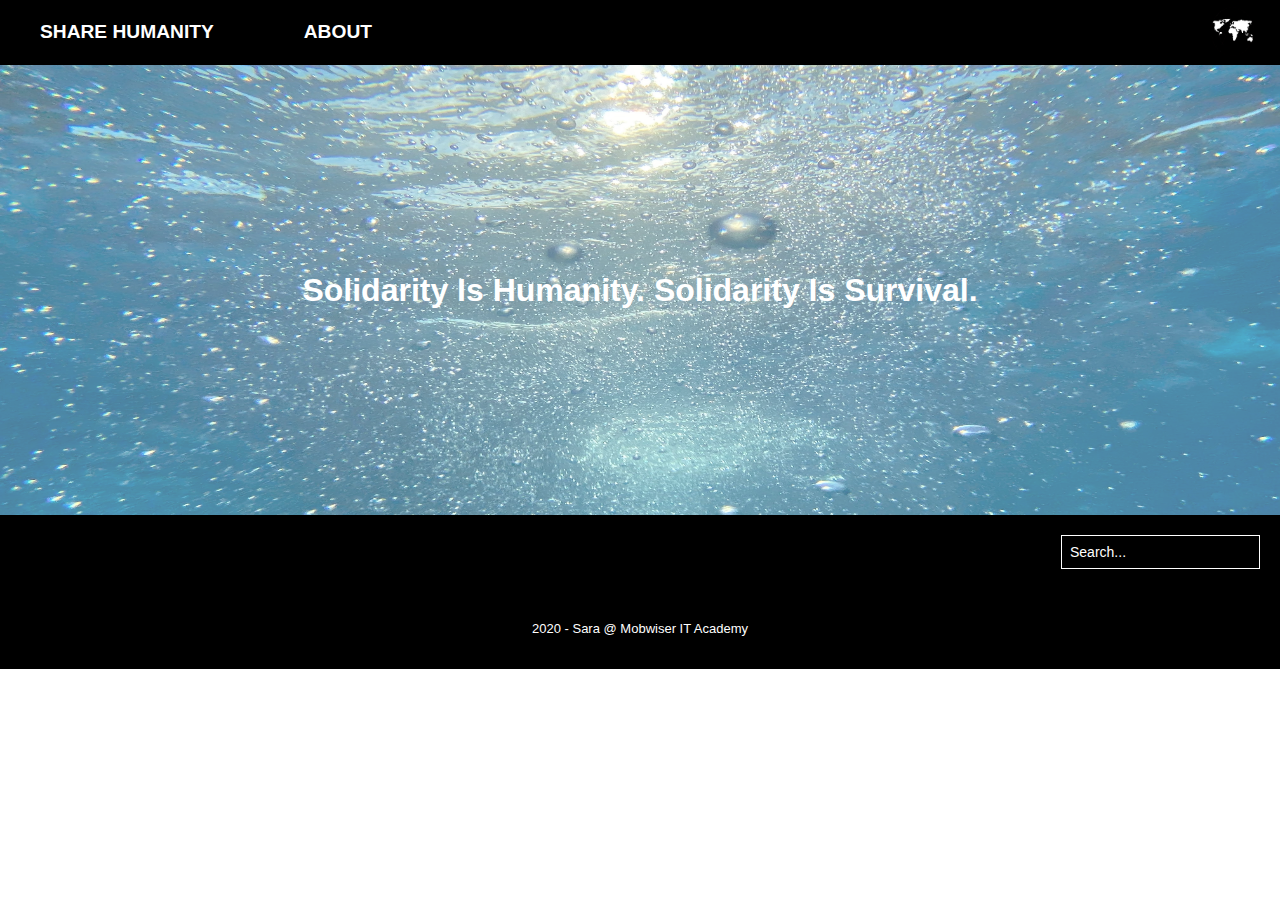
<file: index.html>
<!DOCTYPE html>

<head>
    <meta charset="UTF-8">
    <title>Share Humanity</title>
    <meta name="viewport" content="width=device-width, initial-scale=1.0">
    <link rel="stylesheet" href="styles.css">
</head>

<body>
    <div class="container">
        <div class="nav-bar">
            <div class="left-side">
                <div class="nav-link-bar">
                    <a href="#scroll">Share Humanity</a>
                </div>

                <div class="nav-link-bar">
                    <a href="https://github.com/saracorreia07" target="_blank">About</a>
                </div>
            </div>

            <div class="right-side">
                <div class="nav-logo-bar">
                    <img src="images/logos/earth.png" alt="Earth icon" width="55" height="55">
                </div>
            </div>
        </div>

        <div class="content">
            <!-- contains everything on the page -->

            <div class="introduction">
                <h1>Solidarity is humanity. Solidarity is survival.</h1>
            </div>

            <div class="search">
                <form id="search-issues">
                    <input type="text" placeholder="Search...">
                </form>
            </div>


            <div id="issues-wrapper" class="issues-wrapper">

                <!-- <a href="issues/climate.html" >
                    <div class="issue-wrapper">
                        <div class="issue-image-background" style="background-image:url(images/climatecrisis.jpg);">
                        </div>
                        <div class="image-text-wrapper">
                            <div class="logo-wrapper">
                                <img src="images/logos/climate.png" alt="">
                            </div>

                            <div class="subtitle">Avert climate catastrophe and restore our planet</div>
                        </div>
                    </div>
                </a>

                <a href="issues/fastfashion.html">
                    <div class="issue-wrapper">
                        <div class="issue-image-background" style="background-image:url(images/fastfashion.jpg);"></div>
                        <div class="image-text-wrapper">
                            <div class="logo-wrapper">
                                <img src="images/logos/fashion.png" alt="">
                            </div>

                            <div class="subtitle">The problem with fast fashion</div>
                        </div>
                    </div>
                </a>

                <a href="issues/gender.html">
                    <div class="issue-wrapper">
                        <div class="issue-image-background" style="background-image:url(images/lgbtq.jpg);"></div>
                        <div class="image-text-wrapper">
                            <div class="logo-wrapper">
                                <img src="images/logos/lgbtqflag.png" alt="">
                            </div>

                            <div class="subtitle">Somewhere on the spectrum</div>
                        </div>
                    </div>
                </a>

                <a href="issues/refugees.html">
                    <div class="issue-wrapper">
                        <div class="issue-image-background" style="background-image:url(images/refugees.jpg);"></div>
                        <div class="image-text-wrapper">
                            <div class="logo-wrapper">
                                <img src="images/logos/refugees.png" alt="">
                            </div>

                            <div class="subtitle">No one is free when some are opressed</div>
                        </div>
                    </div>
                </a>

                <a href="issues/mentalhealth.html">
                    <div class="issue-wrapper">
                        <div class="issue-image-background" style="background-image:url(images/mentalhealth.jpg);">
                        </div>
                        <div class="image-text-wrapper">
                            <div class="logo-wrapper">
                                <img src="images/logos/mentalhealthaware.png" alt="">
                            </div>

                            <div class="subtitle">Asking for help does not make you weak</div>
                        </div>
                    </div>
                </a>

                <a href="issues/childrights.html">
                    <div class="issue-wrapper">
                        <div class="issue-image-background" style="background-image:url(images/childrights.jpg);"></div>
                        <div class="image-text-wrapper">
                            <div class="logo-wrapper">
                                <img src="images/logos/childrenrights.png" alt="">
                            </div>

                            <div class="subtitle">The rights of the child</div>
                        </div>
                    </div>
                </a>-->
            </div> 

            <div class="footer">
                <footer>2020 - Sara @ Mobwiser IT Academy</footer>
            </div>
        </div>
    </div>
    
    <script src="index.js"></script> 
</body>

</html>
</file>
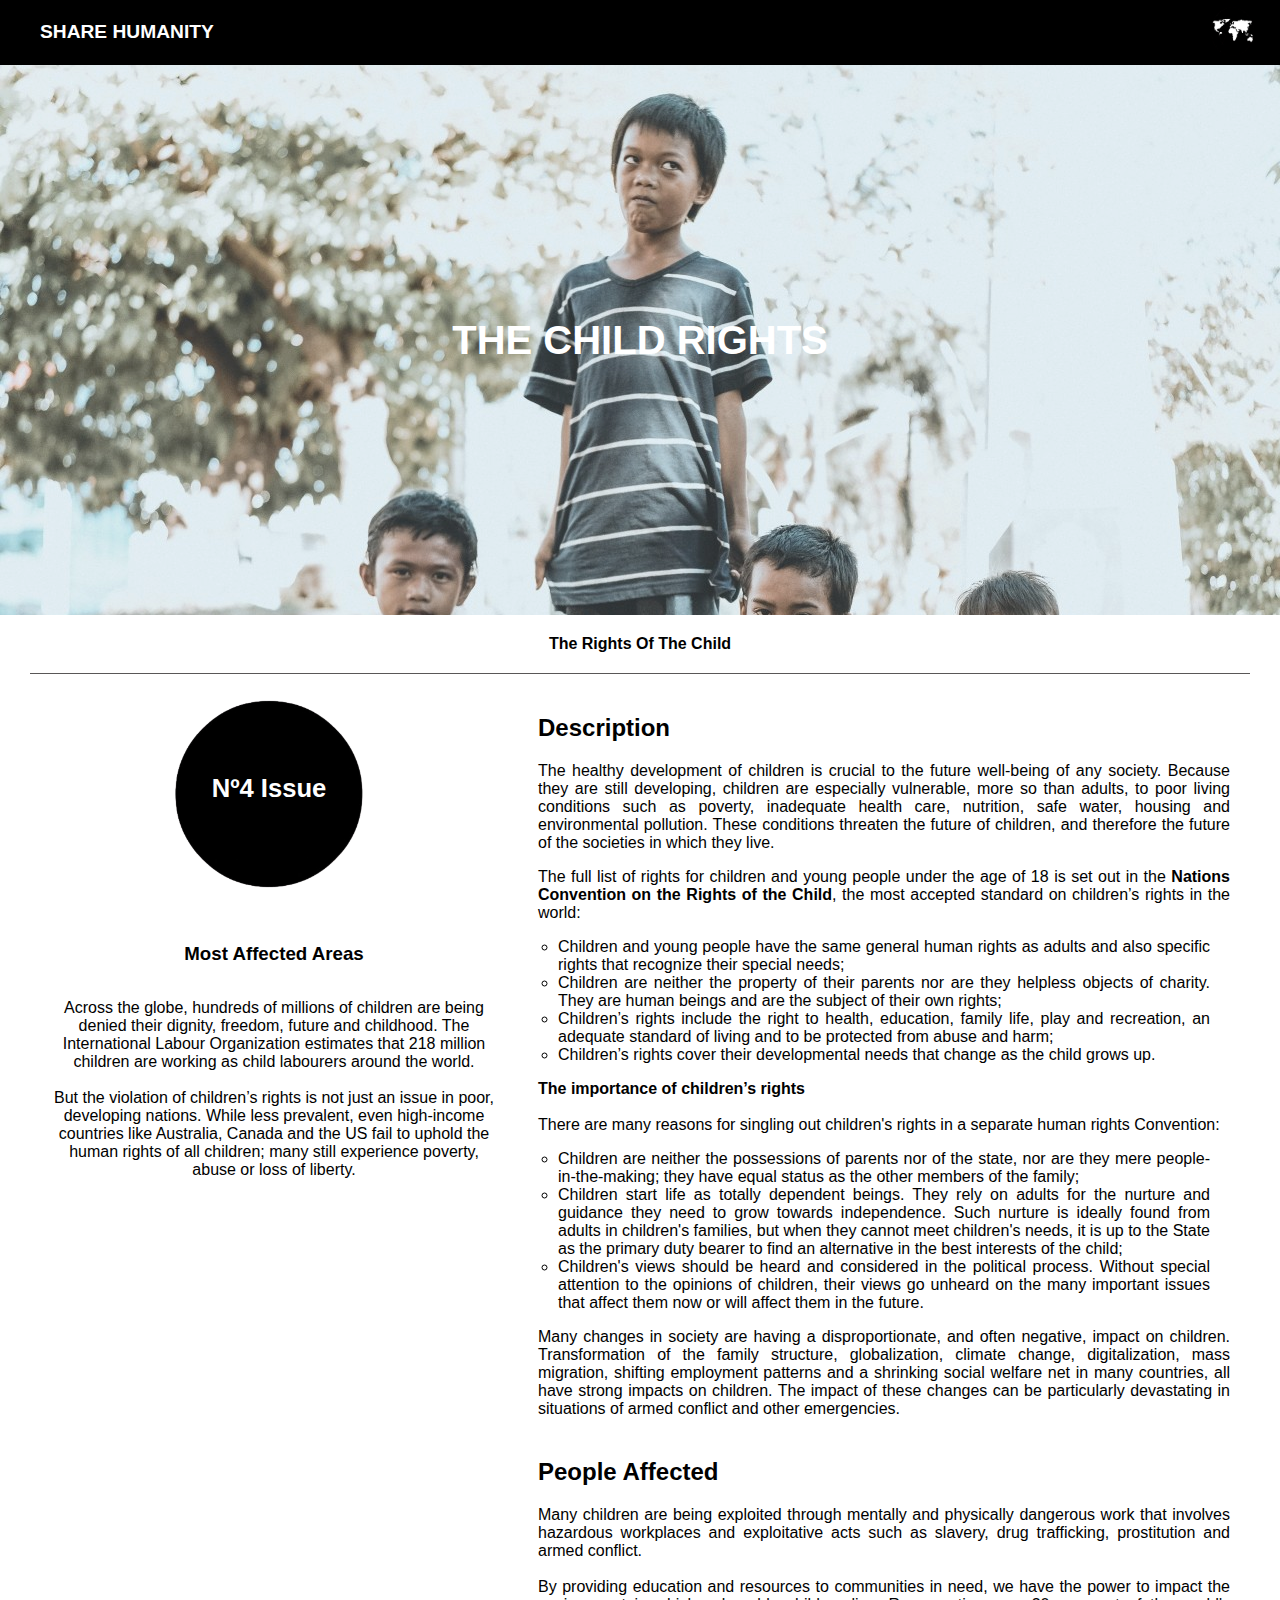
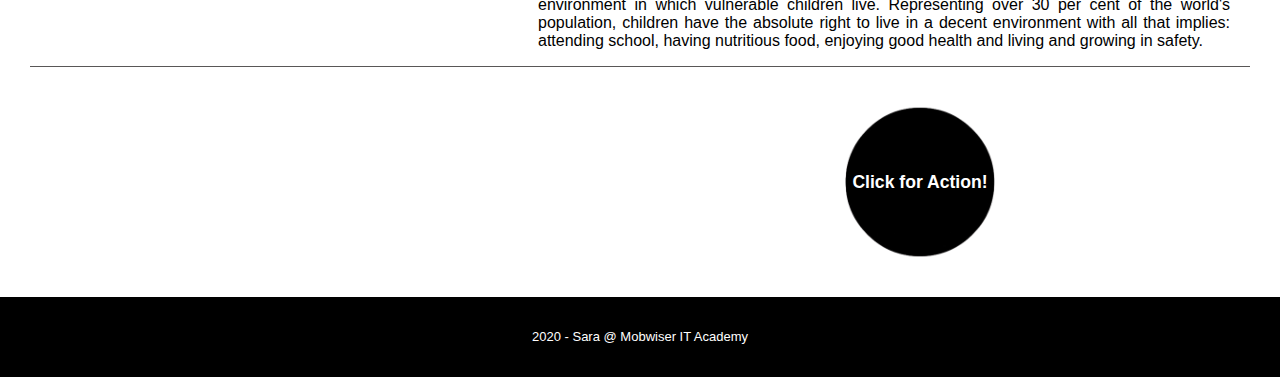
<file: issues/childrights.html>
<!DOCTYPE html>
<html lang="en">

<head>
    <meta charset="UTF-8">
    <title>The Child Rights</title>
    <meta name="viewport" content="width=device-width, initial-scale=1.0">
    <link rel="stylesheet" href="global.css">
</head>

<body>
    <div class="container">

        <div class="nav-bar">
            <div class="left-side">
                <div class="nav-link-bar">
                    <a href="../index.html">Share Humanity</a>
                </div>
            </div>

            <div class="right-side">
                <div class="nav-logo-bar">
                    <img src="../images/logos/earth.png" alt="Earth icon" width="55" height="55">
                </div>
            </div>
        </div>

        <div class="content">
            <div class="title" style="background:url(../images/childrights.jpg)">
                <h1>The child rights</h1>
            </div>

            <div class="introduction">
                The rights of the child
            </div>

            <div class="issue">
                <div class="issue-rank">
                    <div class="issue-image-background" style="background-image:url(../images/circle.png);">
                        <div class="subtitle">Nº4 Issue</div>
                    </div>

                    <h3>Most Affected Areas</h3>
                    <p>
                        Across the globe, hundreds of millions of children are being denied their dignity, freedom,
                        future and childhood. The International Labour Organization estimates that 218 million children
                        are working as
                        child labourers around the world. 
                        <br>
                        <br>
                        But the violation of children’s rights is not just an issue in poor, developing nations. While
                        less prevalent, even high-income countries like Australia, Canada and the US fail to uphold the
                        human rights of all children; many still experience poverty, abuse or loss of liberty.
                    </p>
                </div>

                <div class="issue-description">
                    <h2>Description</h2>
                    <p>
                        The healthy development of children is crucial to the future well-being of any society. Because
                        they are still developing, children are especially vulnerable, more so than adults, to poor
                        living conditions such as poverty, inadequate health care, nutrition, safe water, housing
                        and environmental pollution. These conditions threaten the future of
                        children, and therefore the future of the societies in which they live.
                    </p>

                    <p>
                        The full list of rights for children and young people under the age of 18 is set out in the
                        <strong>Nations Convention on the Rights of the Child</strong>, the most accepted standard on
                        children’s rights in the world:
                        <br>
                    <ul>
                        <li>Children and young people have the same general human rights as adults and also specific
                            rights that recognize their special needs;</li>
                        <li>Children are neither the property of their parents nor are they
                            helpless objects of charity. They are human beings and are the subject of their own rights;
                        </li>
                        <li>Children’s rights include the right to health, education, family life, play and recreation,
                            an
                            adequate standard of living and to be protected from abuse and harm;</li>
                        <li>Children’s rights cover their developmental needs that change as the child grows up.</li>
                    </ul>
                    </p>

                    <p>
                        <strong>The importance of children’s rights</strong>
                        <br>
                        <br>
                        There are many reasons for singling out children's rights in a separate human rights Convention:
                    <ul>
                        <li>Children are neither the possessions of parents nor of the state, nor are they mere
                            people-in-the-making; they have equal status as the other members of the family;</li>
                        <li>Children start life as totally dependent beings.
                            They rely on adults for the nurture and guidance they need to grow towards
                            independence.
                            Such nurture is ideally found from adults in children's families, but when they
                            cannot meet children's needs, it is up to the State as the primary duty bearer to find an
                            alternative in the best interests of the child;</li>
                        <li>Children's views should be heard and considered in the political process. Without
                            special attention to the opinions of children, their views go unheard on the many important
                            issues that affect them now or will affect them in the future.</li>
                    </ul>
                    </p>

                    <p>
                        Many changes in society are having a disproportionate, and often negative, impact on children.
                        Transformation of the family structure, globalization, climate change, digitalization, mass
                        migration, shifting employment patterns and a shrinking social welfare net in many countries, all
                        have strong impacts on children. The impact of these changes can be particularly devastating in
                        situations of armed conflict and other emergencies.
                    </p>

                    <h2>People Affected</h2>

                    <p>
                        Many children are being exploited through mentally and physically dangerous work that involves
                        hazardous workplaces and exploitative acts such as slavery, drug trafficking, prostitution and
                        armed conflict.
                        <br>
                        <br>
                        By providing education and resources to communities in need, we have the power to impact the
                        environment in which vulnerable children live.
                        Representing over 30 per cent of the world's population, children have the absolute right to
                        live in a decent environment with all that implies: attending school, having nutritious food,
                        enjoying good
                        health and living and growing in safety.
                    </p>

                    </p>
                </div>
            </div>

            <div class="event-background" style="background-image:url(../images/circle.png);">
                <a href="https://www.unicef.org/take-action" target="_blank" style="text-decoration: none">
                    <div class="event-title">Click for Action!</div>
                </a>
            </div>

            <div class="footer">
                <footer>2020 - Sara @ Mobwiser IT Academy</footer>
            </div>

        </div>
    </div>
</body>

</html>
</file>
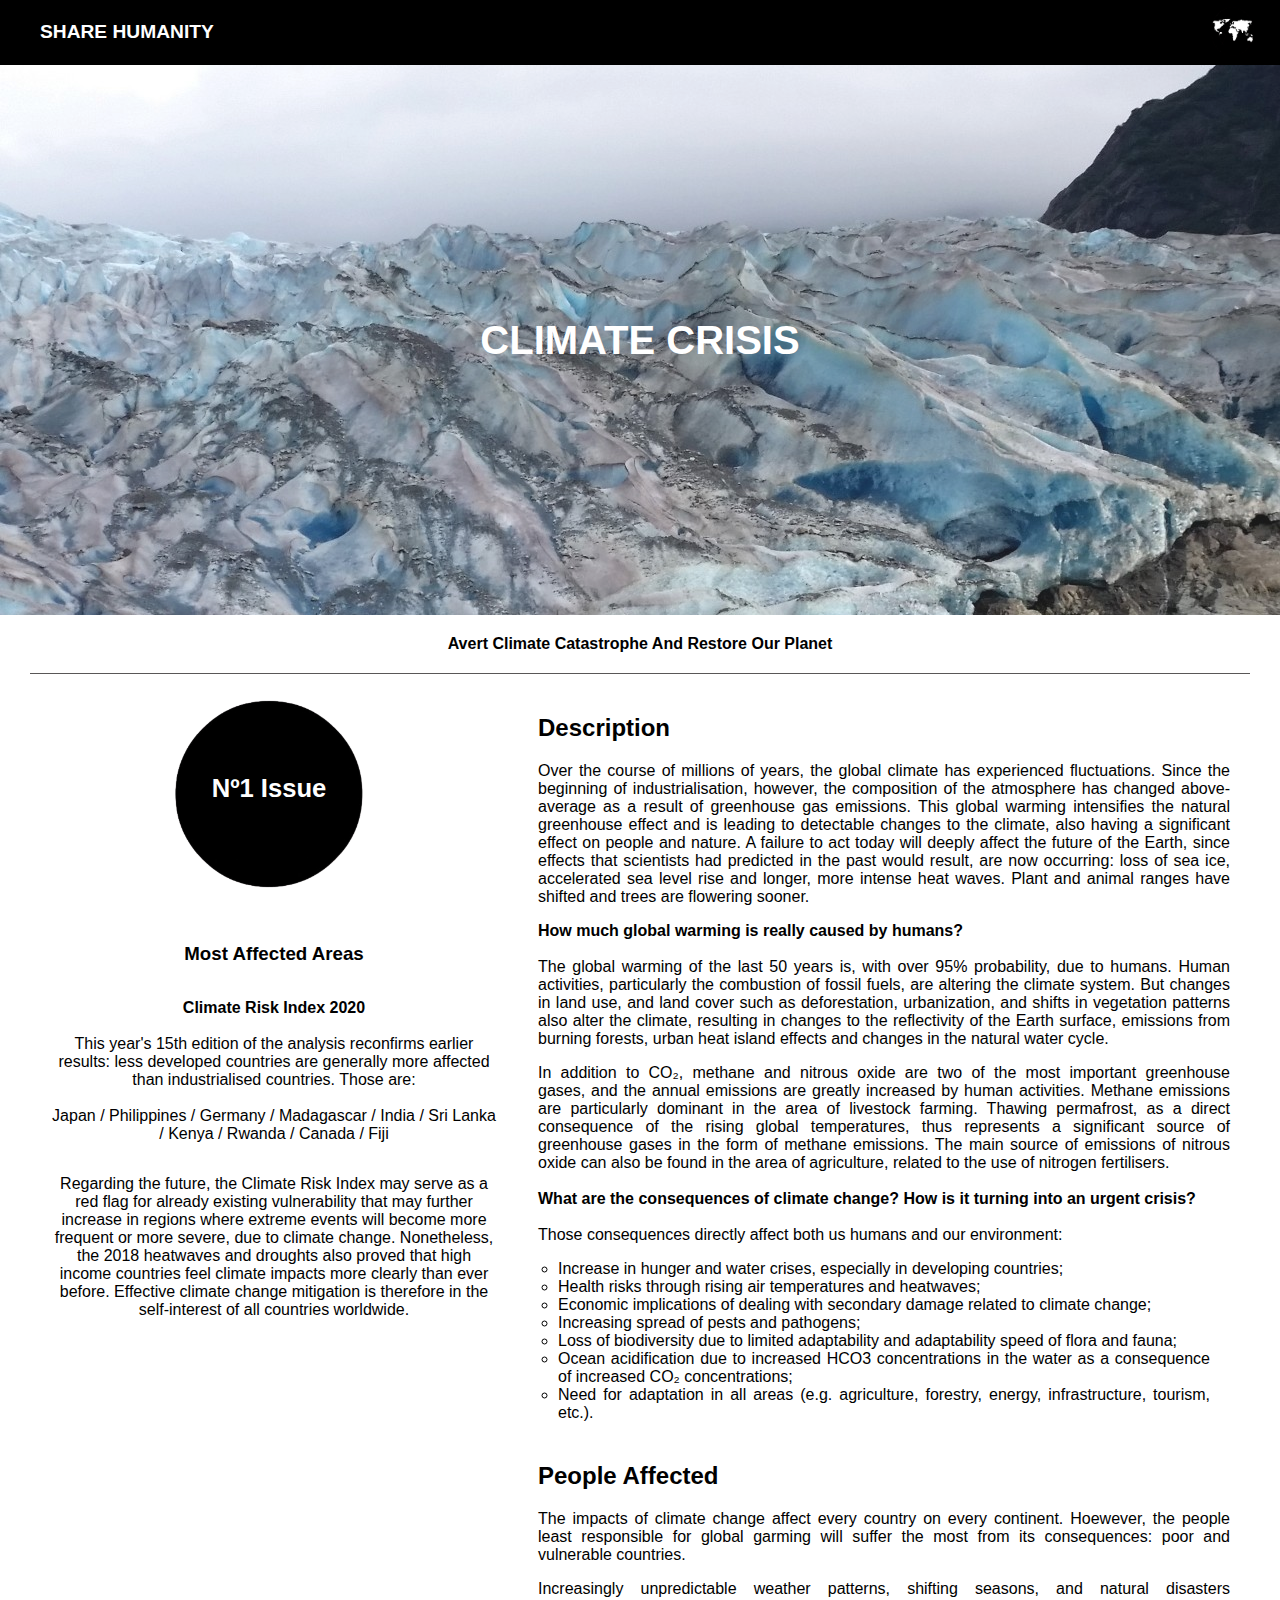
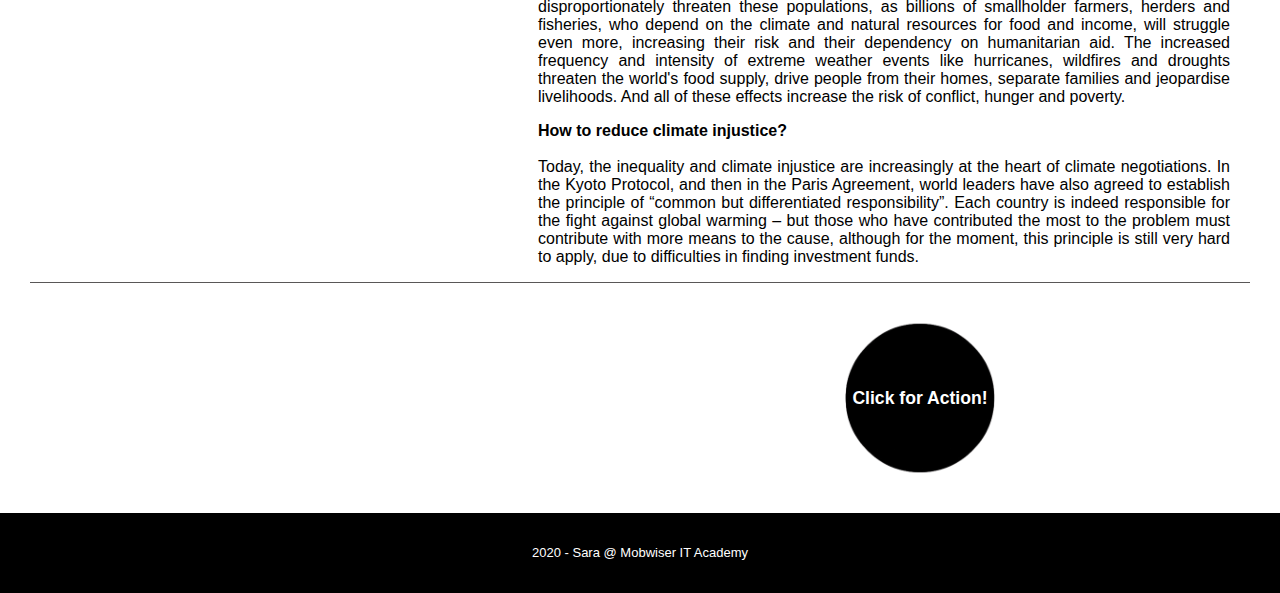
<file: issues/climate.html>
<!DOCTYPE html>
<html lang="en">

<head>
    <meta charset="UTF-8">
    <title>Climate Crisis</title>
    <meta name="viewport" content="width=device-width, initial-scale=1.0">
    <link rel="stylesheet" href="global.css">
</head>

<body>
    <div class="container">

        <div class="nav-bar">
            <div class="left-side">
                <div class="nav-link-bar">
                    <a href="../index.html">Share Humanity</a>
                </div>
            </div>

            <div class="right-side">
                <div class="nav-logo-bar">
                    <img src="../images/logos/earth.png" alt="Earth icon" width="55" height="55">
                </div>
            </div>
        </div>

        <div class="content">
            <div class="title" style="background:url(../images/climatecrisis.jpg)">
                <h1>Climate crisis</h1>
            </div>

            <div class="introduction">
                Avert climate catastrophe and restore our planet
            </div>

            <div class="issue">
                <div class="issue-rank">
                    <div class="issue-image-background" style="background-image:url(../images/circle.png);">
                        <div class="subtitle">Nº1 Issue</div>
                    </div>

                    <h3>Most Affected Areas</h3>
                    <p>
                        <strong>Climate Risk Index 2020</strong>
                        <br>
                        <br>
                        This year's 15th edition of the analysis reconfirms earlier results: less developed countries
                        are generally more affected than industrialised countries. Those are:
                        <br>
                        <br>
                        Japan / Philippines / Germany / Madagascar / India / Sri Lanka / Kenya / Rwanda / Canada / Fiji
                    </p>

                    <p>
                        Regarding the future, the Climate Risk Index may serve as a red flag for already existing
                        vulnerability that may further increase in regions where extreme events will become more
                        frequent or more severe, due to climate change.
                        Nonetheless, the 2018 heatwaves and droughts also proved that high income countries feel climate
                        impacts more clearly than ever before. Effective climate change mitigation is therefore in the
                        self-interest of all countries worldwide.
                    </p>
                </div>

                <div class="issue-description">
                    <h2>Description</h2>
                    <p>
                        Over the course of millions of years, the global climate has experienced fluctuations. Since the
                        beginning of industrialisation, however, the composition of the atmosphere has changed
                        above-​average as a result of greenhouse gas emissions. This global warming intensifies the
                        natural greenhouse effect and is leading to detectable changes to the climate, also having a
                        significant effect on people and nature. A failure to act today will deeply affect the future of
                        the Earth, since effects that scientists had predicted in the past would result, are now
                        occurring: loss of sea ice, accelerated sea level rise and longer, more intense heat waves.
                        Plant and animal ranges have shifted and trees are flowering sooner.
                    </p>

                    <p>
                        <strong>How much global warming is really caused by humans?</strong>
                        <br>
                        <br>
                        The global warming of the last 50 years is, with over 95% probability, due to humans. Human
                        activities, particularly the combustion of fossil fuels, are altering the climate system.
                        But changes in land use, and land cover such as deforestation, urbanization, and shifts in
                        vegetation patterns also alter the climate, resulting in changes to the reflectivity of the
                        Earth surface, emissions from burning forests, urban heat island effects and changes in the
                        natural water cycle.
                    </p>

                    <p>
                        In addition to CO₂, methane and nitrous oxide are two of the most important greenhouse
                        gases, and the annual emissions are greatly increased by human activities. Methane emissions are
                        particularly dominant in the area of livestock farming. Thawing permafrost, as a direct
                        consequence of the rising global temperatures, thus represents a significant source of
                        greenhouse gases in the form of methane emissions. The main source of emissions of nitrous oxide
                        can also be found in the area of agriculture, related to the use of nitrogen fertilisers.
                        <br>
                        <br>
                        <strong>What are the consequences of climate change? How is it turning into an urgent
                            crisis?</strong>
                        <br>
                        <br>
                        Those consequences directly affect both us humans and our environment: 
                        <br>
                    <ul>
                        <li>Increase in hunger and water crises, especially in developing countries;</li>
                        <li>Health risks through rising air temperatures and heatwaves;</li>
                        <li>Economic implications of dealing with secondary damage related to climate change;</li>
                        <li>Increasing spread of pests and pathogens;</li>
                        <li>Loss of biodiversity due to limited adaptability and adaptability speed of flora and fauna;
                        </li>
                        <li>Ocean acidification due to increased HCO3 concentrations in the water as a consequence of
                            increased CO₂ concentrations;</li>
                        <li>Need for adaptation in all areas (e.g. agriculture, forestry, energy, infrastructure,
                            tourism, etc.).</li>
                    </ul>
                    </p>

                    <h2>People Affected</h2>
                    <p>
                        The impacts of climate change affect every country on every continent. Hoewever, the people
                        least responsible for global garming will suffer the most from its consequences: poor and
                        vulnerable countries.
                    </p>

                    <p>
                        Increasingly unpredictable weather patterns, shifting seasons, and natural disasters
                        disproportionately threaten these populations, as billions of smallholder farmers, herders and
                        fisheries, who depend on the climate and natural resources for food and income, will struggle
                        even more, increasing their risk and their dependency on humanitarian aid. The increased
                        frequency and intensity of extreme weather events like hurricanes, wildfires and droughts
                        threaten the world's food supply, drive people from their homes, separate families and
                        jeopardise livelihoods. And all of these effects increase the risk of conflict, hunger and
                        poverty.
                    </p>

                    <p>
                        <strong>How to reduce climate injustice?</strong>
                        <br>
                        <br>
                        Today, the inequality and climate injustice are increasingly at the heart of climate
                        negotiations. In the Kyoto Protocol, and then in the Paris Agreement, world leaders have also
                        agreed to establish the principle of “common but differentiated responsibility”. Each country is
                        indeed responsible for the fight against global warming – but those who have contributed the
                        most to the problem must contribute with more means to the cause, although for the moment, this
                        principle is still very hard to apply, due to difficulties in finding investment funds.
                    </p>
                </div>
            </div>

            <div class="event-background" style="background-image:url(../images/circle.png);">
                <a href="https://fridaysforfuture.org/action-map/map/" target="_blank" style="text-decoration: none">
                    <div class="event-title">Click for Action!</div>
                </a>
            </div>

            <div class="footer">
                <footer>2020 - Sara @ Mobwiser IT Academy</footer>
            </div>

        </div>
    </div>
</body>

</html>
</file>
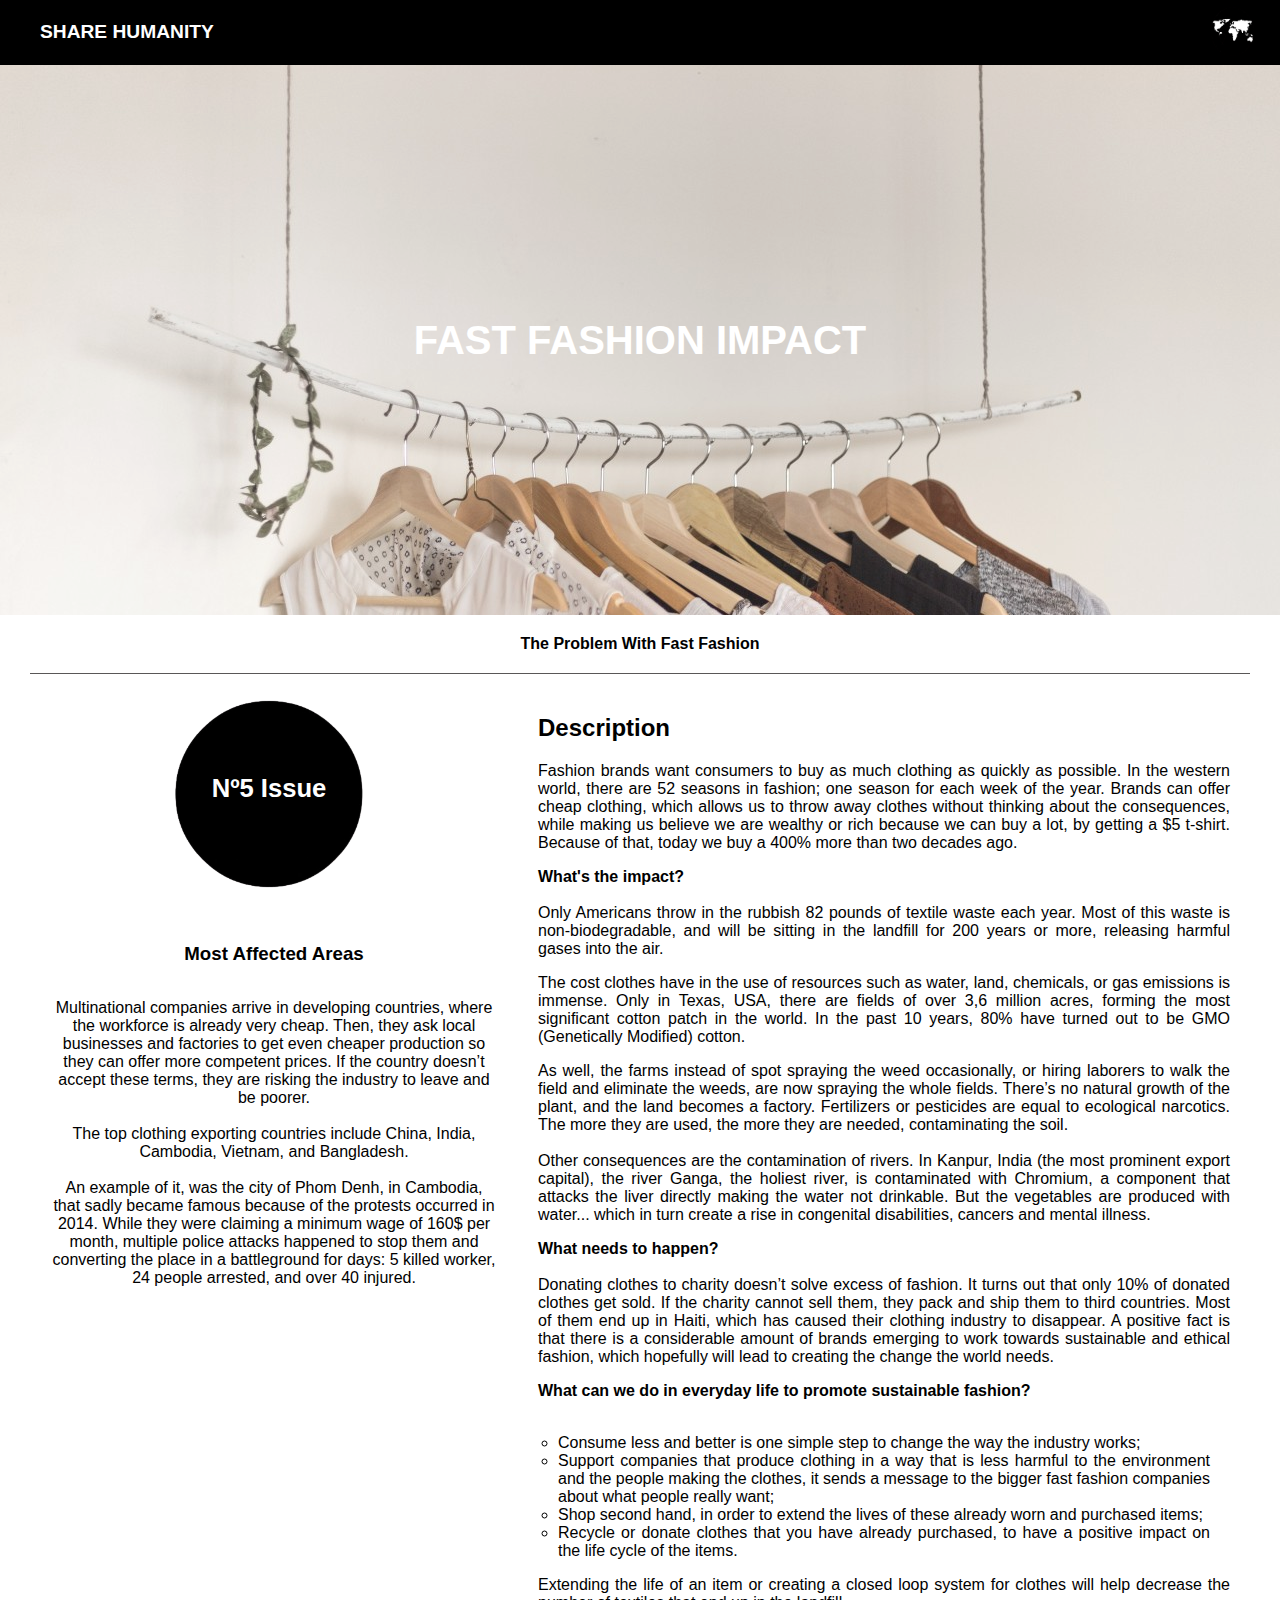
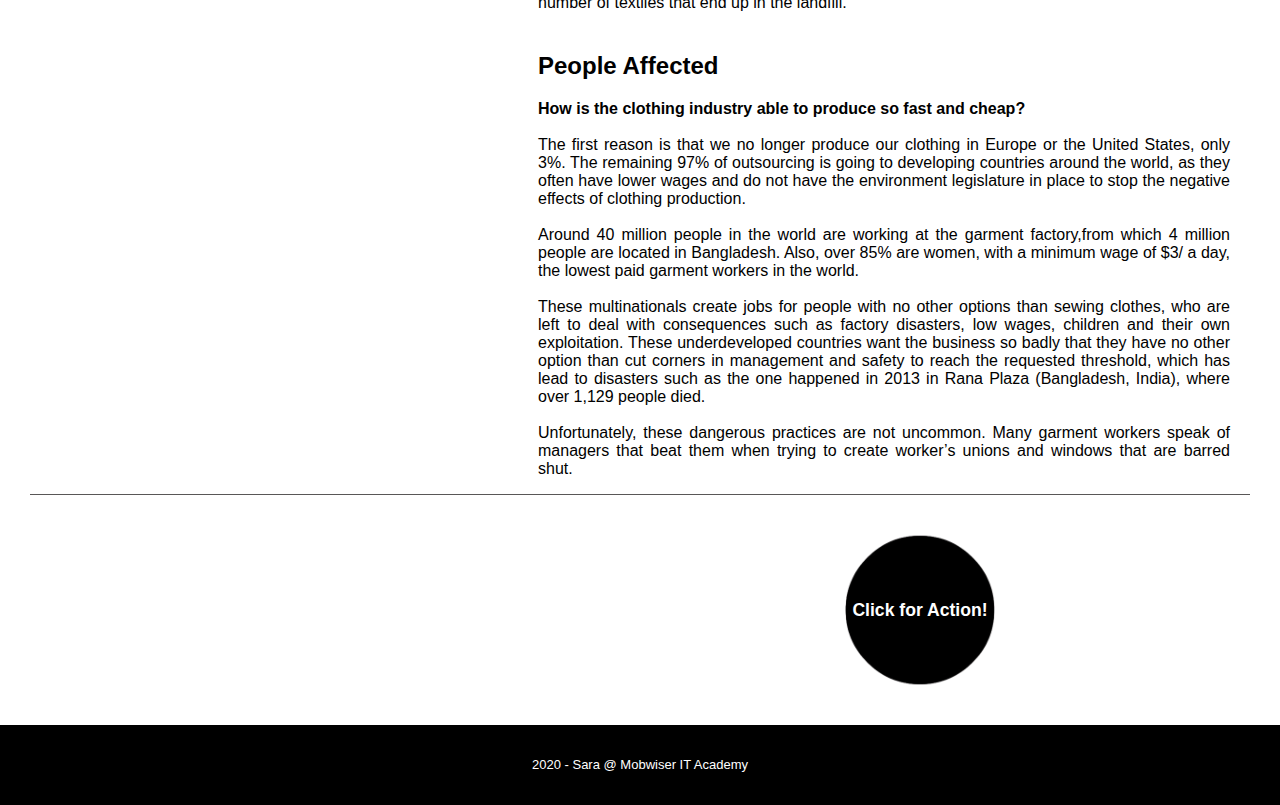
<file: issues/fastfashion.html>
<!DOCTYPE html>
<html lang="en">

<head>
    <meta charset="UTF-8">
    <title>Fast Fashion Impact</title>
    <meta name="viewport" content="width=device-width, initial-scale=1.0">
    <link rel="stylesheet" href="global.css">
</head>

<body>
    <div class="container">

        <div class="nav-bar">
            <div class="left-side">
                <div class="nav-link-bar">
                    <a href="../index.html">Share Humanity</a>
                </div>
            </div>

            <div class="right-side">
                <div class="nav-logo-bar">
                    <img src="../images/logos/earth.png" alt="Earth icon" width="55" height="55">
                </div>
            </div>
        </div>

        <div class="content">
            <div class="title" style="background:url(../images/fastfashion.jpg)">
                <h1>Fast Fashion Impact</h1>
            </div>

            <div class="introduction">
                The problem with fast fashion
            </div>

            <div class="issue">
                <div class="issue-rank">
                    <div class="issue-image-background" style="background-image:url(../images/circle.png);">
                        <div class="subtitle">Nº5 Issue</div>
                    </div>

                    <h3>Most Affected Areas</h3>
                    <p>
                        Multinational companies arrive in developing countries, where the workforce is already very
                        cheap. Then, they ask local businesses and factories to get even cheaper production so they can
                        offer more competent prices. If the country doesn’t accept these terms, they are risking the
                        industry to leave and be poorer.
                        <br>
                        <br>
                        The top clothing exporting countries include China, India, Cambodia, Vietnam, and Bangladesh.
                        <br>
                        <br>
                        An example of it, was the city of Phom Denh, in Cambodia, that sadly became famous because of
                        the protests occurred in 2014. While they were claiming a minimum wage of 160$ per month,
                        multiple police attacks happened to stop them and converting the place in a battleground for
                        days: 5 killed worker, 24 people arrested, and over 40 injured.

                    </p>
                </div>

                <div class="issue-description">
                    <h2>Description</h2>
                    <p>
                        Fashion brands want consumers to buy as much clothing as quickly as possible. In the western
                        world, there are 52 seasons in fashion; one season for each week of the year. Brands can offer
                        cheap clothing, which allows us to throw away clothes without thinking about the consequences,
                        while making us believe we are wealthy or rich because we can buy a lot, by getting a $5
                        t-shirt. Because of that, today we buy a 400% more than two decades ago.
                    </p>

                    <p>
                        <strong>What's the impact?</strong>
                        <br>
                        <br>
                        Only Americans throw in the rubbish 82 pounds of textile waste each year. Most of this waste is
                        non-biodegradable, and will be sitting in the landfill for 200 years or more, releasing harmful
                        gases into the air.
                    </p>

                    <p>
                        The cost clothes have in the use of resources such as water, land, chemicals, or gas emissions
                        is immense.
                        Only in Texas, USA, there are fields of over 3,6 million acres, forming the
                        most significant cotton patch in the world. In the past 10 years, 80% have turned out to be GMO
                        (Genetically Modified) cotton.
                    </p>
                    <p>
                        As well, the farms instead of spot spraying the weed occasionally, or hiring laborers to walk
                        the field and eliminate the weeds, are now spraying the whole fields. There’s no natural growth
                        of the plant, and the land becomes a factory. Fertilizers or pesticides are equal to ecological
                        narcotics. The more they are used, the more they are needed, contaminating the soil.
                        <br>
                        <br>
                        Other consequences are the contamination of rivers. In Kanpur, India (the most
                        prominent export capital), the river Ganga, the holiest river, is contaminated with Chromium, a
                        component that attacks the liver directly making the water not drinkable. But the vegetables are
                        produced with water... which in turn create a rise in congenital disabilities, cancers and
                        mental illness.
                    </p>

                    <p>
                        <strong>What needs to happen?</strong>
                        <br>
                        <br>
                        Donating clothes to charity doesn’t solve excess of fashion. It turns out that only 10% of
                        donated clothes get sold. If the charity cannot sell them, they pack and ship them to third
                        countries. Most of them end up in Haiti, which has caused their clothing industry to disappear.

                        A positive fact is that there is a considerable amount of brands emerging to work towards
                        sustainable and ethical fashion, which hopefully will lead to creating the change the world
                        needs.
                    </p>

                    <p>
                        <strong>What can we do in everyday life to promote sustainable fashion?</strong>
                        <br>
                        <br>
                    <ul>
                        <li>Consume less and better is one simple step to change the way the industry
                            works;</li>
                        <li>Support companies that produce clothing in a way that is less harmful to
                            the environment and the people making the clothes, it sends a message to the bigger fast
                            fashion companies about what people really want;</li>
                        <li>Shop second hand, in order to extend the lives of these already worn and purchased items;
                        </li>
                        <li>Recycle or donate clothes that you have already purchased, to have a positive impact on the
                            life cycle of the items.</li>
                    </ul>
                    </p>
                    <p>
                        Extending the life of an item or creating a closed loop system for clothes will help decrease
                        the
                        number of textiles that end up in the landfill.
                    </p>

                    <h2>People Affected</h2>
                    <p>
                        <strong>How is the clothing industry able to produce so fast and cheap?</strong>
                        <br>
                        <br>
                        The first reason is that we no longer produce our clothing in Europe or the United States, only
                        3%. The remaining 97% of outsourcing is going to developing countries around the world, as they
                        often have lower wages and do
                        not have the environment legislature in place to stop the negative effects of clothing
                        production.
                        <br>
                        <br>
                        Around 40 million people in the world are working at the garment factory,from which 4 million
                        people are located in Bangladesh. Also, over 85% are women, with a minimum wage of $3/ a day,
                        the lowest paid garment workers in the world.
                        <br>
                        <br>
                        These multinationals create jobs for people with no other options than sewing clothes, who are
                        left to deal with consequences such as factory disasters, low wages, children and their own
                        exploitation. These underdeveloped countries want the business so badly that they have no other
                        option than cut corners in management and safety to reach the requested threshold, which has
                        lead to disasters such as the one happened in 2013 in Rana Plaza (Bangladesh, India), where over
                        1,129 people died.
                        <br>
                        <br>
                        Unfortunately, these dangerous practices are not uncommon. Many garment workers speak of
                        managers that beat them when trying to create worker’s unions and windows that are barred shut.
                    </p>
                </div>
            </div>

            <div class="event-background" style="background-image:url(../images/circle.png);">
                <a href="https://cleanclothes.org/action" target="_blank" style="text-decoration: none">
                    <div class="event-title">Click for Action!</div>
                </a>
            </div>

            <div class="footer">
                <footer>2020 - Sara @ Mobwiser IT Academy</footer>
            </div>

        </div>
    </div>
</body>

</html>
</file>
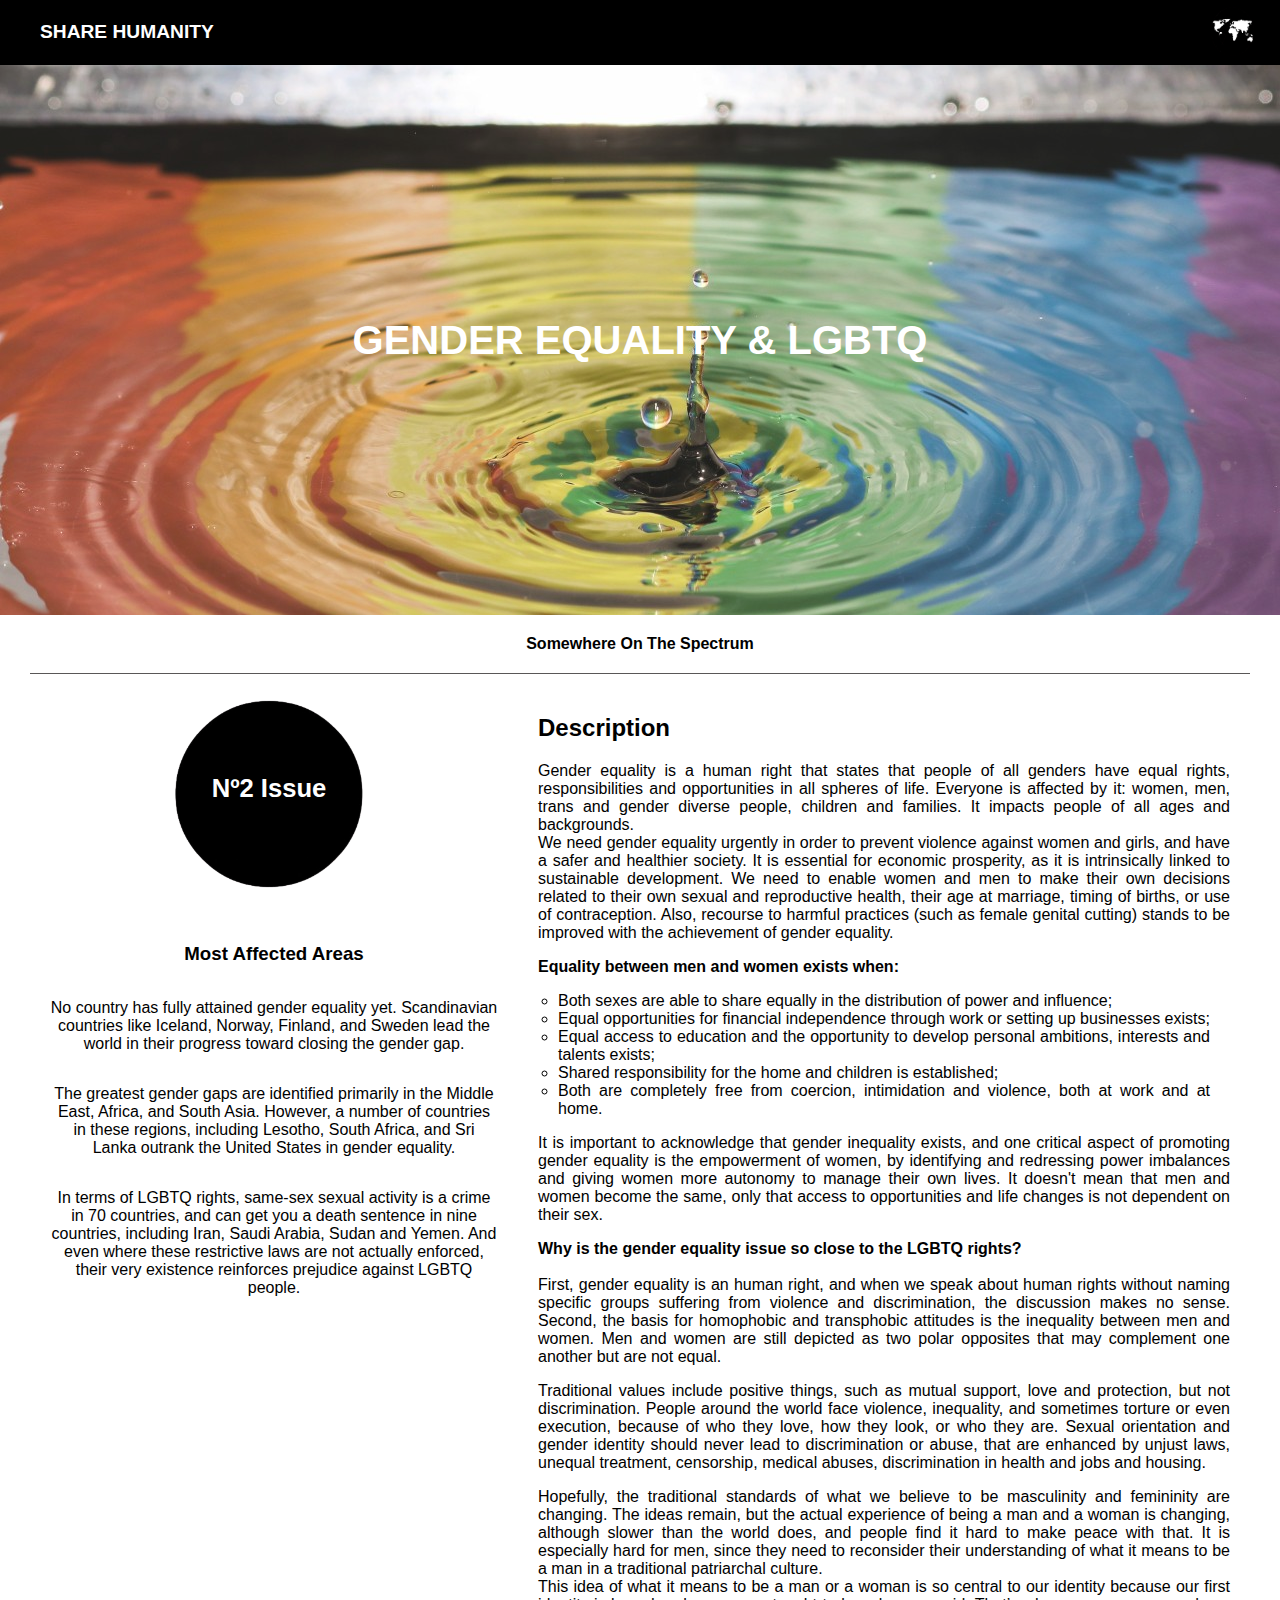
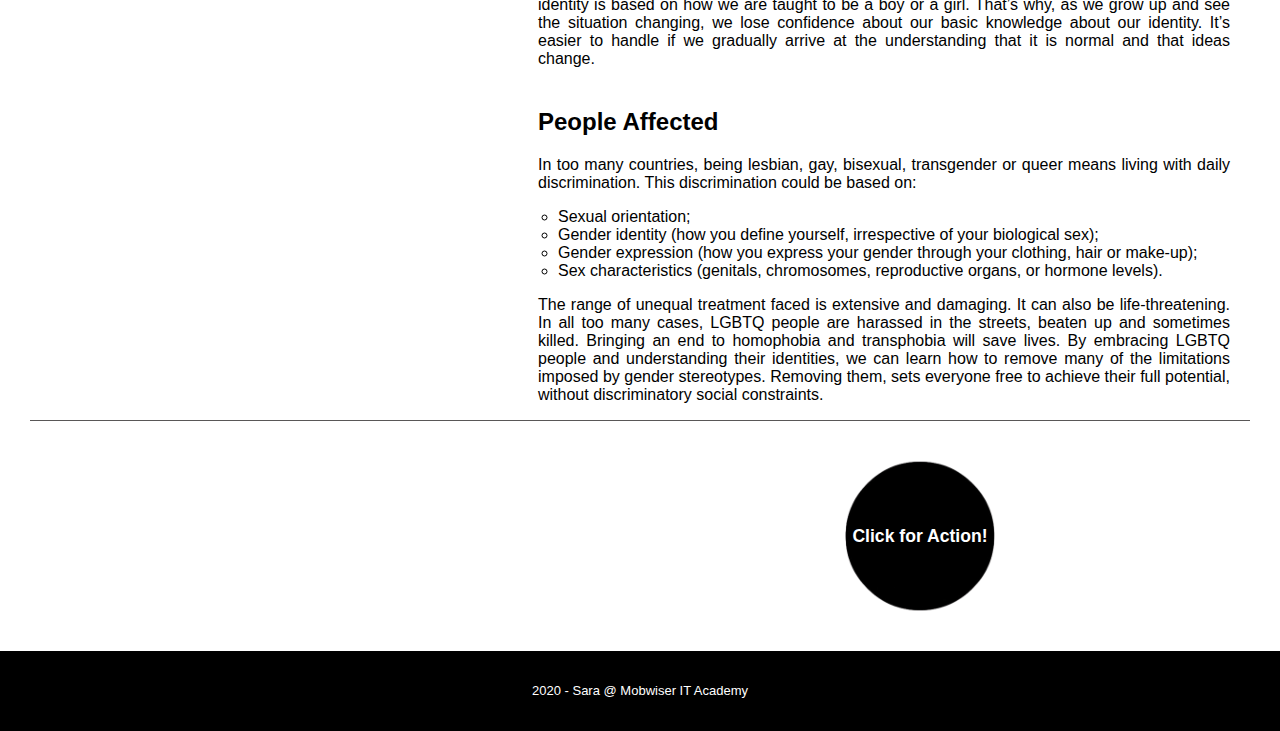
<file: issues/gender.html>
<!DOCTYPE html>
<html lang="en">

<head>
    <meta charset="UTF-8">

    <title>Gender Equality & LGBTQ</title>
    <meta name="viewport" content="width=device-width, initial-scale=1.0">
    <link rel="stylesheet" href="global.css">
</head>

<body>
    <div class="container">

        <div class="nav-bar">
            <div class="left-side">
                <div class="nav-link-bar">
                    <a href="../index.html">Share Humanity</a>
                </div>
            </div>

            <div class="right-side">
                <div class="nav-logo-bar">
                    <img src="../images/logos/earth.png" alt="Earth icon" width="55" height="55">
                </div>
            </div>
        </div>

        <div class="content">
            <div class="title" style="background:url(../images/lgbtq.jpg)">
                <h1>Gender Equality & LGBTQ</h1>
            </div>

            <div class="introduction">
                Somewhere on the Spectrum
            </div>

            <div class="issue">
                <div class="issue-rank">
                    <div class="issue-image-background" style="background-image:url(../images/circle.png);">
                        <div class="subtitle">Nº2 Issue</div>
                    </div>

                    <h3>Most Affected Areas</h3>
                    <p>
                        No country has fully attained gender equality yet. Scandinavian countries like Iceland, Norway, Finland, and Sweden lead the world in their progress toward closing the gender gap.
                    </p>

                    <p>
                        The greatest gender gaps are identified primarily in the Middle East, Africa, and South Asia. However, a number of countries in these regions, including Lesotho, South Africa, and Sri Lanka outrank the United States in gender equality.
                    </p>

                    <p>
                        In terms of LGBTQ rights, same-sex sexual activity is a crime in 70 countries, and can get you a death sentence in nine countries, including Iran, Saudi Arabia, Sudan and Yemen. And even where these restrictive laws are not actually enforced, their very existence reinforces prejudice against LGBTQ people.
                    </p>
                </div>

                <div class="issue-description">
                    <h2>Description</h2>
                    <p>
                        Gender equality is a human right that states that people of all genders have equal rights,
                        responsibilities and opportunities in all spheres of life. Everyone is affected by it: women,
                        men, trans and gender diverse people, children and families. It impacts people of all ages and
                        backgrounds.
                        <br>
                        We need gender equality urgently in order to prevent violence against women and girls, and have
                        a safer and healthier society. It is essential for economic prosperity, as it is intrinsically
                        linked to sustainable development. We need to enable women and men to make their own decisions related to
                        their own sexual and reproductive health, their age at marriage, timing of births, or use of
                        contraception. Also, recourse to harmful practices (such as female genital cutting) stands to be
                        improved with the achievement of gender equality.
                    </p>

                    <p>
                        <strong>Equality between men and women exists when:</strong>
                        <br>
                    <ul>
                        <li>Both sexes are able to share equally in the distribution of power and
                            influence;</li>
                        <li>Equal opportunities for financial independence through work or setting up
                            businesses exists;</li>
                        <li>Equal access to education and the opportunity to develop personal ambitions, interests and
                            talents exists;</li>
                        <li>Shared responsibility for the home and children is established; </li>
                        <li>Both are completely free 
                            from coercion, intimidation and violence, both at work and at home.</li>
                    </ul>
                    </p>

                    <p>
                        It is important to acknowledge that gender inequality exists, and one critical aspect of
                        promoting gender equality is the empowerment of women, by identifying and redressing power
                        imbalances and giving women more autonomy to manage
                        their own lives. It doesn't mean that men and women become the same, only that access to
                        opportunities and life changes is not dependent on their sex.
                    </p>

                    <p>
                        <strong>Why is the gender equality issue so close to the LGBTQ rights?</strong>
                        <br>
                        <br>
                        First, gender equality is an human right, and when we speak about human rights without naming
                        specific groups suffering from violence and discrimination, the discussion makes no sense.
                        Second, the basis for homophobic and transphobic attitudes is the inequality between men and
                        women. Men and women are still depicted as two polar opposites that may
                        complement one another but are not equal.
                    </p>

                    <p>
                        Traditional values include positive things, such as mutual support, love and protection, but not
                        discrimination. People around the world face violence, inequality, and sometimes torture or even execution, because of who they love, how they look, or who they are. Sexual orientation and
                        gender identity should never lead to discrimination or abuse, that are enhanced by unjust laws,
                        unequal treatment, censorship, medical abuses, discrimination in health and jobs and housing.
                    </p>

                    <p>
                        Hopefully, the traditional standards of what we believe to be masculinity and femininity are
                        changing. The ideas remain, but the actual experience of being a man and a woman is changing,
                        although slower than the world does, and people find it hard to make peace with that. It is
                        especially hard for
                        men, since they need to reconsider their understanding of what it means to be a man in a
                        traditional patriarchal culture.
                        <br>
                        This idea of what it means to be a man or a woman is so central to our identity because our first
                        identity is based on how we are taught to be a boy or a girl. That’s why, as we grow up and see
                        the situation changing, we lose confidence about our basic knowledge about our identity. It’s
                        easier to handle if we gradually arrive at the understanding that it is normal and that ideas
                        change.
                    </p>

                    <h2>People Affected</h2>
                    <p>
                        In too many countries, being lesbian, gay, bisexual, transgender or queer means living with
                        daily discrimination. This discrimination could be based on:
                    <ul>
                        <li>Sexual orientation;</li>
                        <li>Gender identity (how you define yourself, irrespective of your biological sex);</li>
                        <li>Gender expression (how you express your gender through your clothing, hair or make-up);</li>
                        <li>Sex characteristics (genitals, chromosomes, reproductive organs, or
                            hormone levels).</li>
                    </ul>
                    </p>

                    <p>
                        The range of unequal treatment faced is extensive and damaging. It can also be life-threatening.
                        In all too many cases, LGBTQ people are harassed in the streets, beaten up and sometimes killed.
                        Bringing an end to homophobia and transphobia will save lives. By embracing LGBTQ people and
                        understanding their identities, we can learn how to remove many of the limitations imposed by
                        gender stereotypes. Removing them, sets everyone free to achieve their full potential, without
                        discriminatory social constraints.
                    </p>
                </div>
            </div>

            <div class="event-background" style="background-image:url(../images/circle.png);">
                <a href="https://www.ilga-europe.org/who-we-are/get-involved" target="_blank" style="text-decoration: none">
                    <div class="event-title">Click for Action!</div>
                </a>
            </div>

            <div class="footer">
                <footer>2020 - Sara @ Mobwiser IT Academy</footer>
            </div>

        </div>
    </div>
</body>

</html>
</file>
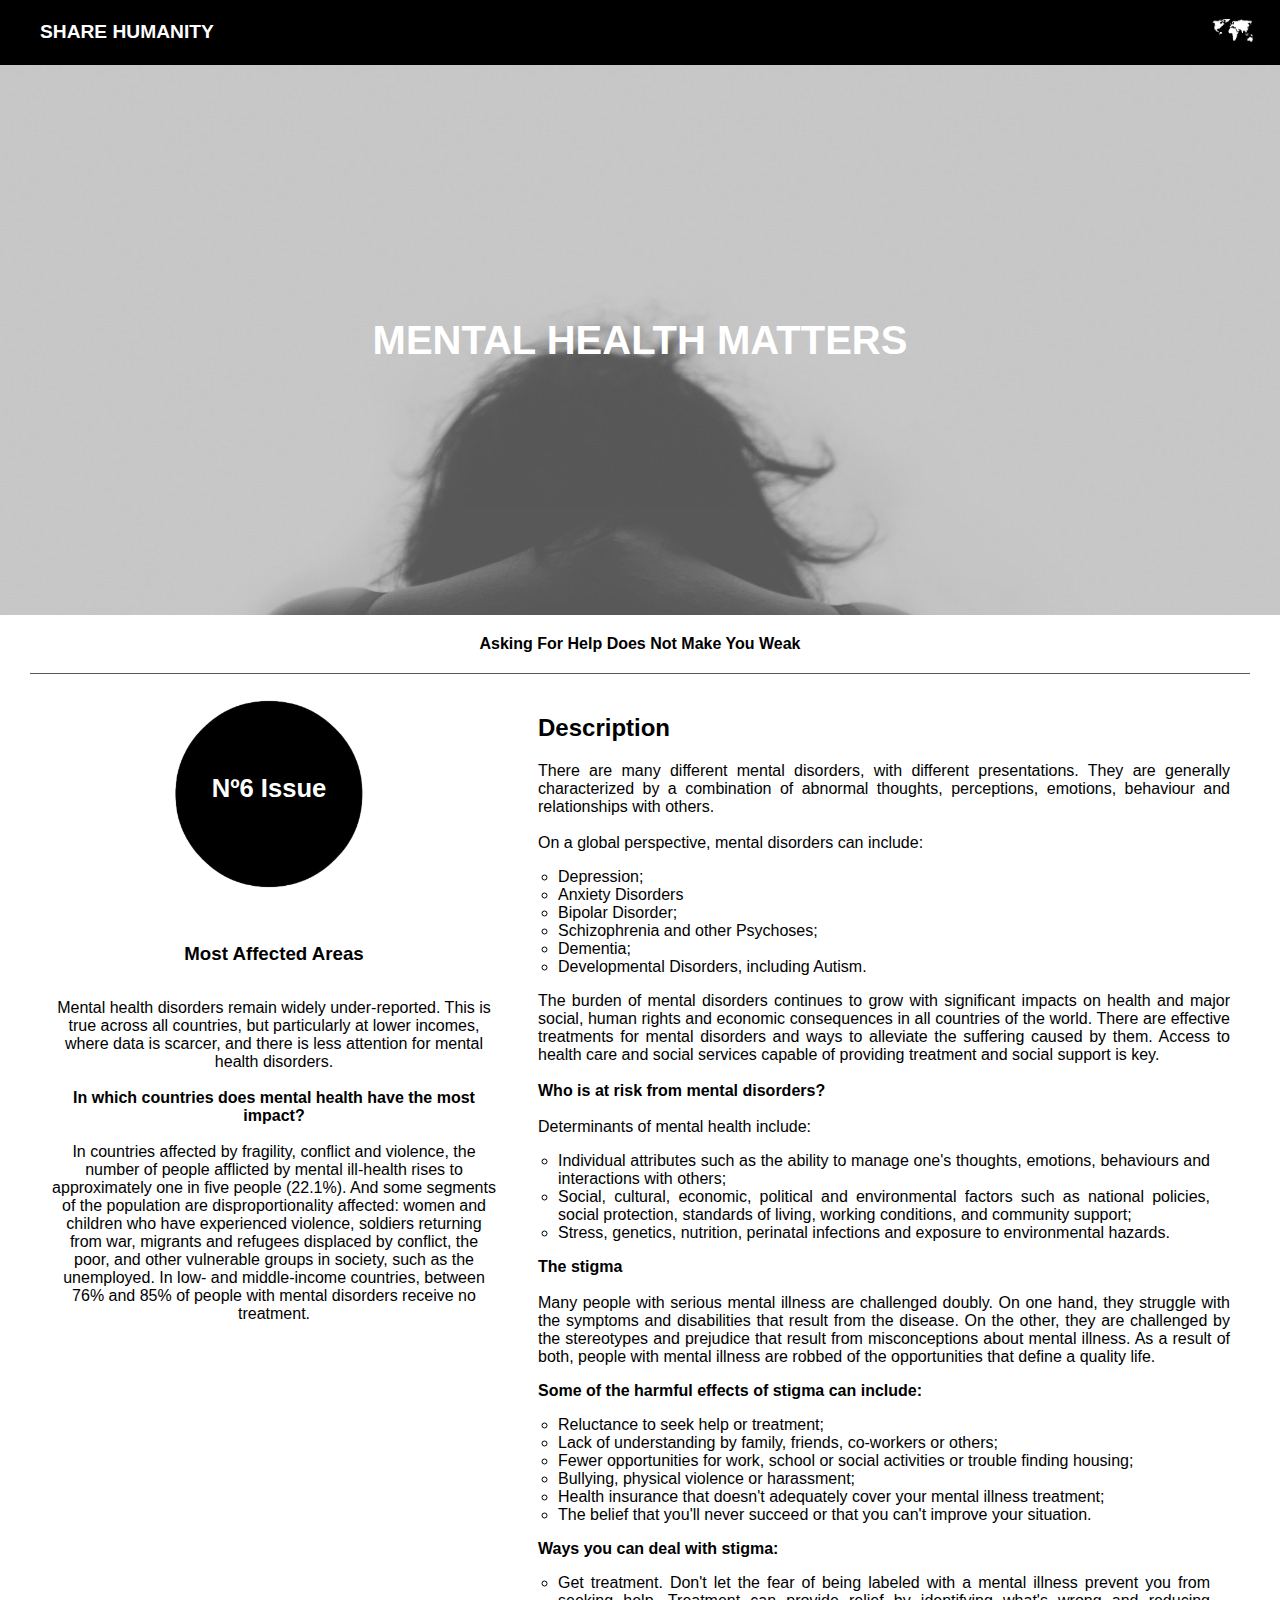
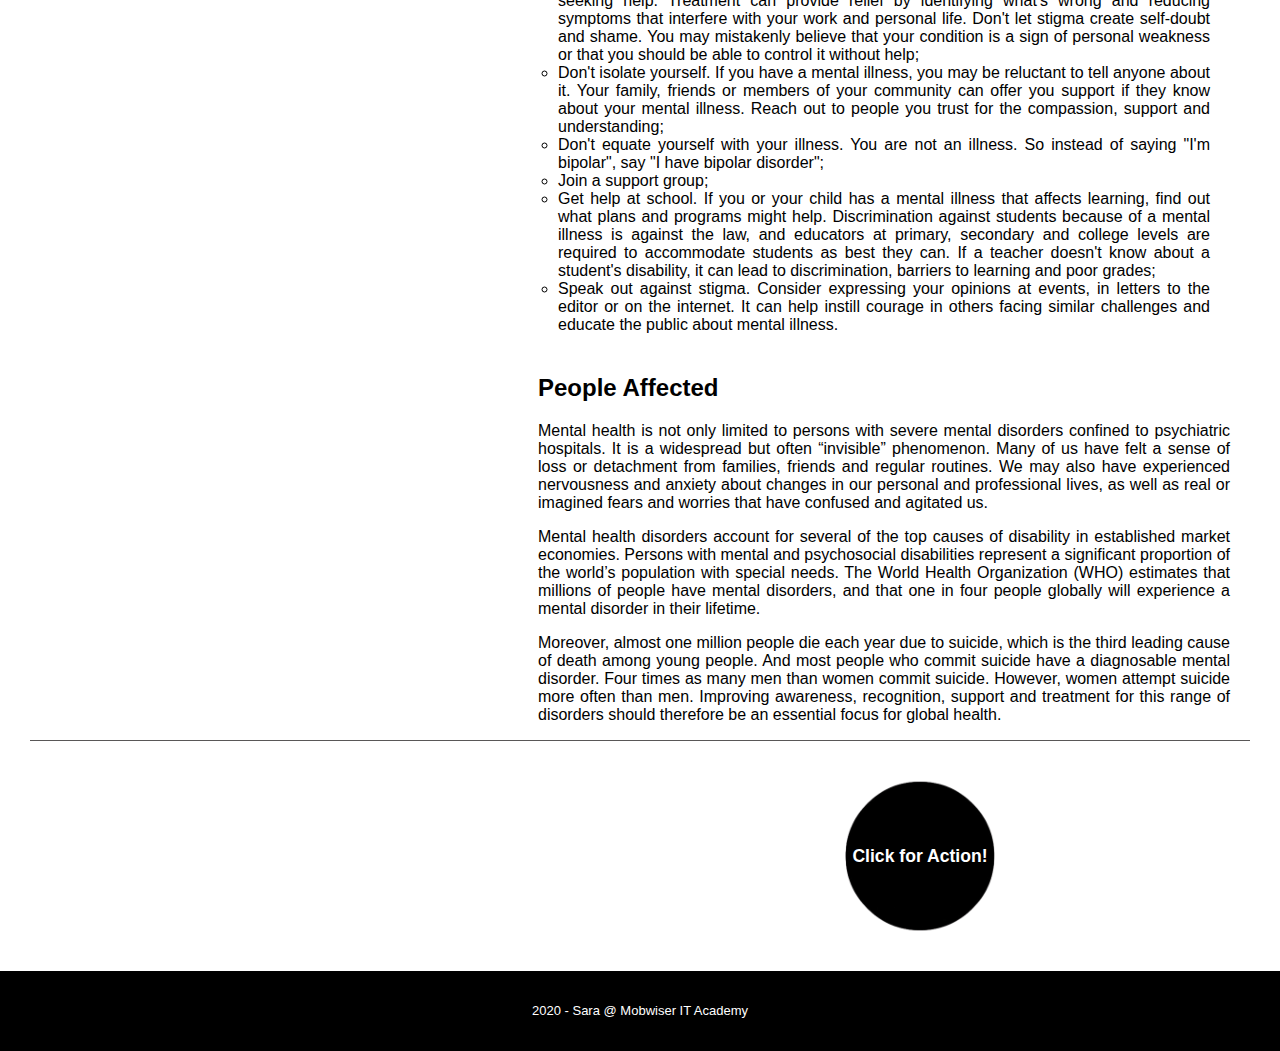
<file: issues/mentalhealth.html>
<!DOCTYPE html>
<html lang="en">

<head>
    <meta charset="UTF-8">

    <title>Mental Health Matters</title>
    <meta name="viewport" content="width=device-width, initial-scale=1.0">
    <link rel="stylesheet" href="global.css">
</head>

<body>
    <div class="container">

        <div class="nav-bar">
            <div class="left-side">
                <div class="nav-link-bar">
                    <a href="../index.html">Share Humanity</a>
                </div>
            </div>

            <div class="right-side">
                <div class="nav-logo-bar">
                    <img src="../images/logos/earth.png" alt="Earth icon" width="55" height="55">
                </div>
            </div>
        </div>

        <div class="content">
            <div class="title" style="background:url(../images/mentalhealth.jpg)">
                <h1>Mental health matters</h1>
            </div>

            <div class="introduction">
                Asking for help does not make you weak
            </div>

            <div class="issue">
                <div class="issue-rank">
                    <div class="issue-image-background" style="background-image:url(../images/circle.png);">
                        <div class="subtitle">Nº6 Issue</div>
                    </div>

                    <h3>Most Affected Areas</h3>
                    <p>
                        Mental health disorders remain widely under-reported. This is true across all countries, but particularly at lower incomes, where data is scarcer, and there is less attention for mental health disorders.
                        <br>
                        <br>
                        <strong>In which countries does mental health have the most impact?</strong>
                        <br>
                        <br>
                        In countries affected by fragility, conflict and violence, the number of people afflicted by mental ill-health rises to approximately one in five people (22.1%). And some segments of the population
                        are disproportionality affected: women and children who have experienced violence, soldiers returning from war, migrants and refugees displaced by conflict, the poor, and other vulnerable groups in society, such as the unemployed.
                        In low- and middle-income countries, between 76% and 85% of people with mental disorders receive no treatment.
                    </p>
                </div>

                <div class="issue-description">
                    <h2>Description</h2>
                    <p>
                        There are many different mental disorders, with different presentations. They are generally
                        characterized by a combination of abnormal thoughts, perceptions, emotions, behaviour and
                        relationships with others.
                        <br>
                        <br>
                        On a global perspective, mental disorders can include:
                    <ul>
                        <li>Depression;</li>
                        <li>Anxiety Disorders</li>
                        <li>Bipolar Disorder;</li>
                        <li>Schizophrenia and other Psychoses;</li>
                        <li>Dementia;</li>
                        <li>Developmental Disorders, including Autism.</li>
                    </ul>
                    </p>

                    <p>
                        The burden of mental disorders continues to grow with significant impacts on health and major
                        social, human rights and economic consequences in all countries of the world.
                        There are effective treatments for mental disorders and ways to alleviate the suffering caused
                        by them. Access to health care and social services capable of providing treatment and social
                        support is
                        key.
                        <br>
                        <br>
                        <strong>Who is at risk from mental disorders?</strong>
                        <br>
                        <br>
                        Determinants of mental health include:
                    <ul>
                        <li>Individual attributes such as the ability to manage one's thoughts, emotions, behaviours and
                            interactions with others;</li>
                        <li>Social, cultural, economic, political and environmental factors such as national policies,
                            social protection, standards of living, working conditions, and community support;</li>
                        <li>Stress, genetics, nutrition, perinatal infections and exposure to environmental hazards.
                        </li>
                    </ul>
                    </p>

                    <p>
                        <strong>The stigma</strong>
                        <br>
                        <br>
                        Many people with serious mental illness are challenged doubly. On one hand, they struggle with
                        the symptoms and disabilities that result from the disease. On the other, they are challenged by
                        the stereotypes and prejudice that result from misconceptions about mental illness. As a result
                        of both, people with mental illness are robbed of the opportunities that define a quality life.
                    </p>

                    <p>
                        <strong>Some of the harmful effects of stigma can include:</strong>
                        <br>
                    <ul>
                        <li>Reluctance to seek help or treatment;</li>
                        <li>Lack of understanding by family, friends, co-workers or others;</li>
                        <li>Fewer opportunities for work, school or social activities or trouble finding housing;</li>
                        <li>Bullying, physical violence or harassment;</li>
                        <li>Health insurance that doesn't adequately cover your mental illness treatment;</li>
                        <li>The belief that you'll never succeed or that you can't improve your situation.</li>
                    </ul>
                    </p>

                    <p>
                        <strong>Ways you can deal with stigma:</strong>
                    <ul>
                        <li>Get treatment. Don't let the fear of being labeled with a mental illness prevent you from seeking help. Treatment can provide relief by identifying what's wrong and reducing symptoms that interfere with your work and personal life. Don't let stigma create self-doubt and shame. You may mistakenly believe that your condition is a sign of personal weakness or that you should be able to control it without help;</li>
                        <li>Don't isolate yourself. If you have a mental illness, you may be reluctant to tell anyone about it. Your family, friends or members of your community can offer you support if they know about your mental illness. Reach out to people you trust for the compassion, support and understanding;</li>
                        <li>Don't equate yourself with your illness. You are not an illness. So instead of saying "I'm bipolar", say "I have bipolar disorder";</li>
                        <li>Join a support group;</li>
                        <li>Get help at school. If you or your child has a mental illness that affects learning, find out
                        what
                        plans and programs might help. Discrimination against students because of a mental illness is
                        against the law, and educators at primary, secondary and college levels are required to
                        accommodate
                        students as best they can. If a teacher doesn't know about a student's disability, it can lead to
                        discrimination, barriers to learning and poor grades;</li>
                        <li>Speak out against stigma. Consider expressing your opinions at events, in letters to the editor
                        or
                        on the internet. It can help instill courage in others facing similar challenges and educate the
                        public about mental illness.</li>
                    </ul>
                    </p>

                    <h2>People Affected</h2>
                    <p>
                        Mental health is not only limited to persons with severe mental disorders confined to psychiatric hospitals. It is a widespread but often “invisible” phenomenon. Many of us have felt a sense of loss or detachment from families, friends and regular routines. We may also have experienced nervousness and anxiety about changes in our personal and professional lives, as well as real or imagined fears and worries that have confused and agitated us.
                    </p>
                    <p>
                        Mental health disorders account for several of the top causes of disability in established market economies. Persons with mental and psychosocial disabilities represent a significant proportion of the world’s population with special needs. The World Health Organization (WHO) estimates that millions of people have mental disorders, and that one in four people globally will experience a mental disorder in their lifetime. 
                    </p>
                    
                    <p>
                        Moreover, almost one million people die each year due to suicide, which is the third leading cause of death among young people. And most people who commit suicide have a diagnosable mental disorder. Four times as many men than women commit suicide. However, women attempt suicide more often than men. Improving awareness, recognition, support and treatment for this range of disorders should therefore be an essential focus for global health.
                    </p>
                </div>
            </div>

            <div class="event-background" style="background-image:url(../images/circle.png);">
                <a href="https://eachofus.eu/what-can-you-do/" target="_blank" style="text-decoration: none">
                    <div class="event-title">Click for Action!</div>
                </a>
            </div>

            <div class="footer">
                <footer>2020 - Sara @ Mobwiser IT Academy</footer>
            </div>

        </div>
    </div>

</body>

</html>
</file>
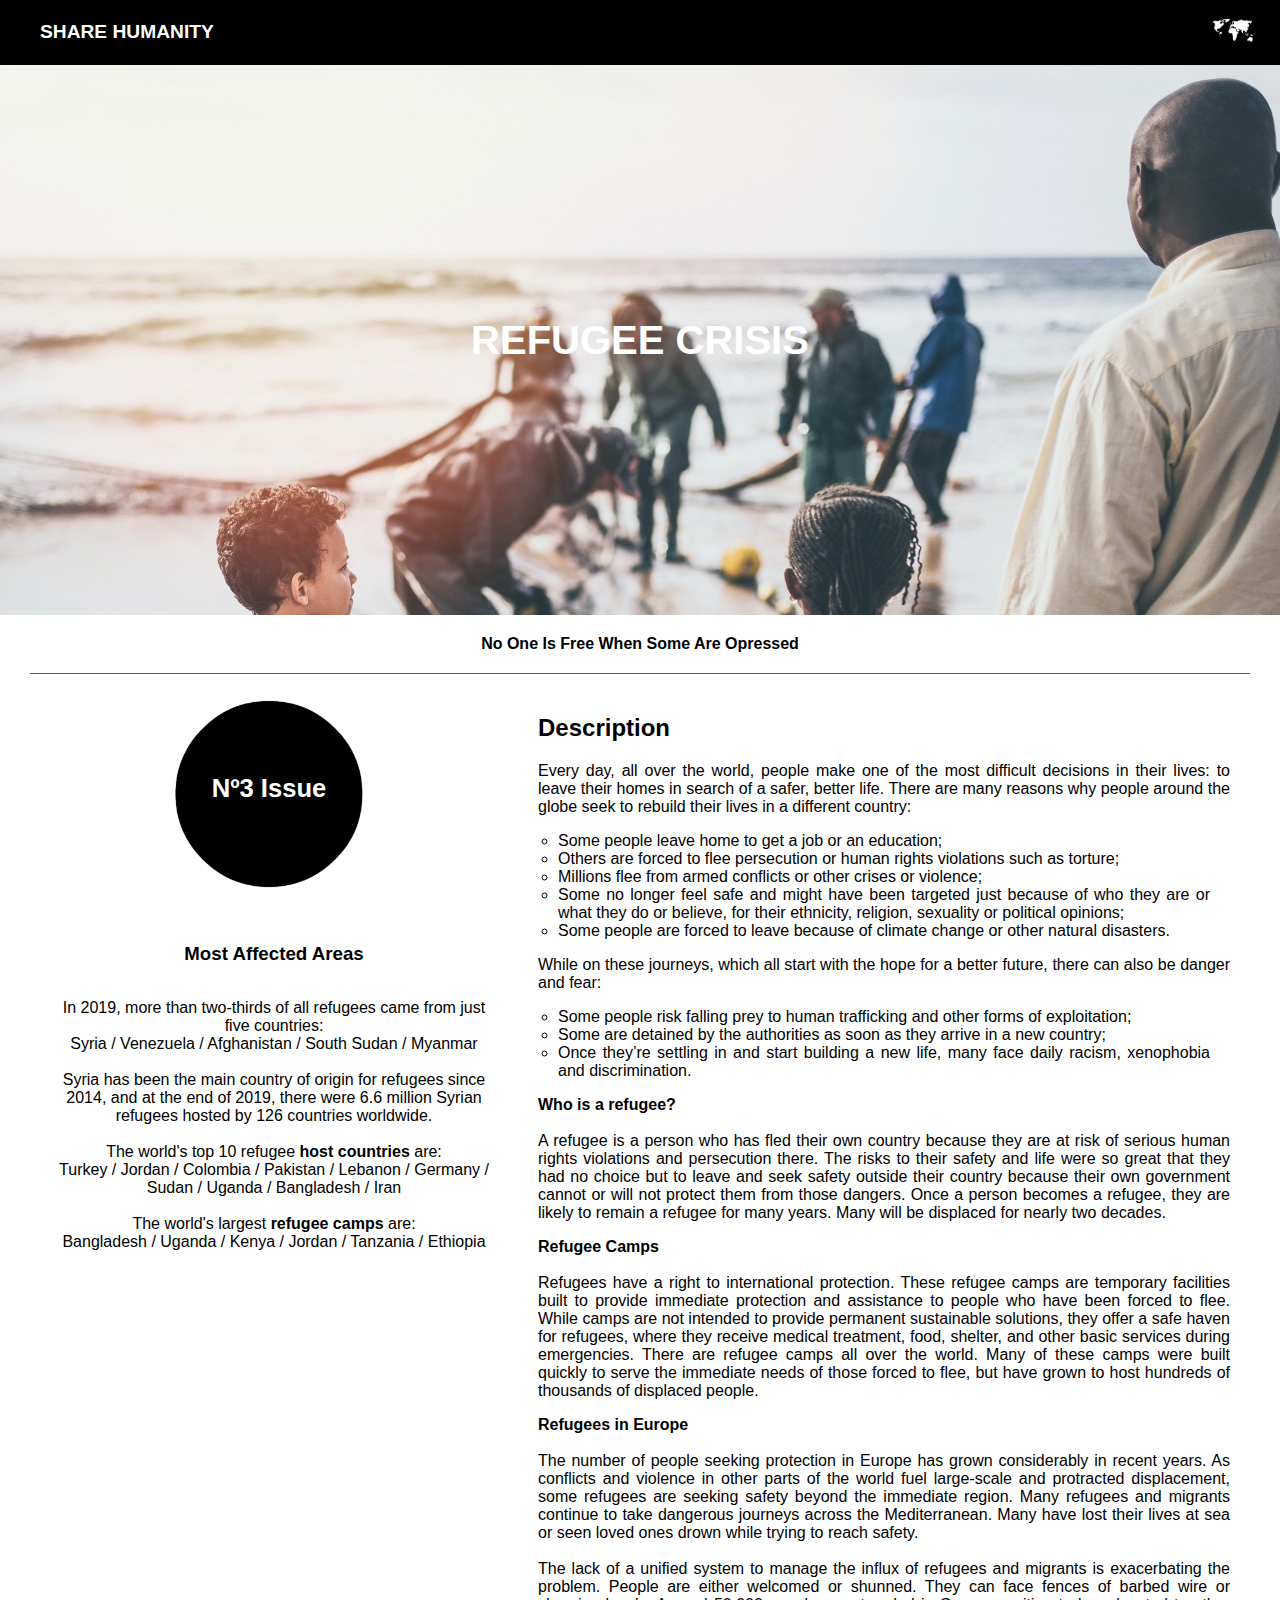
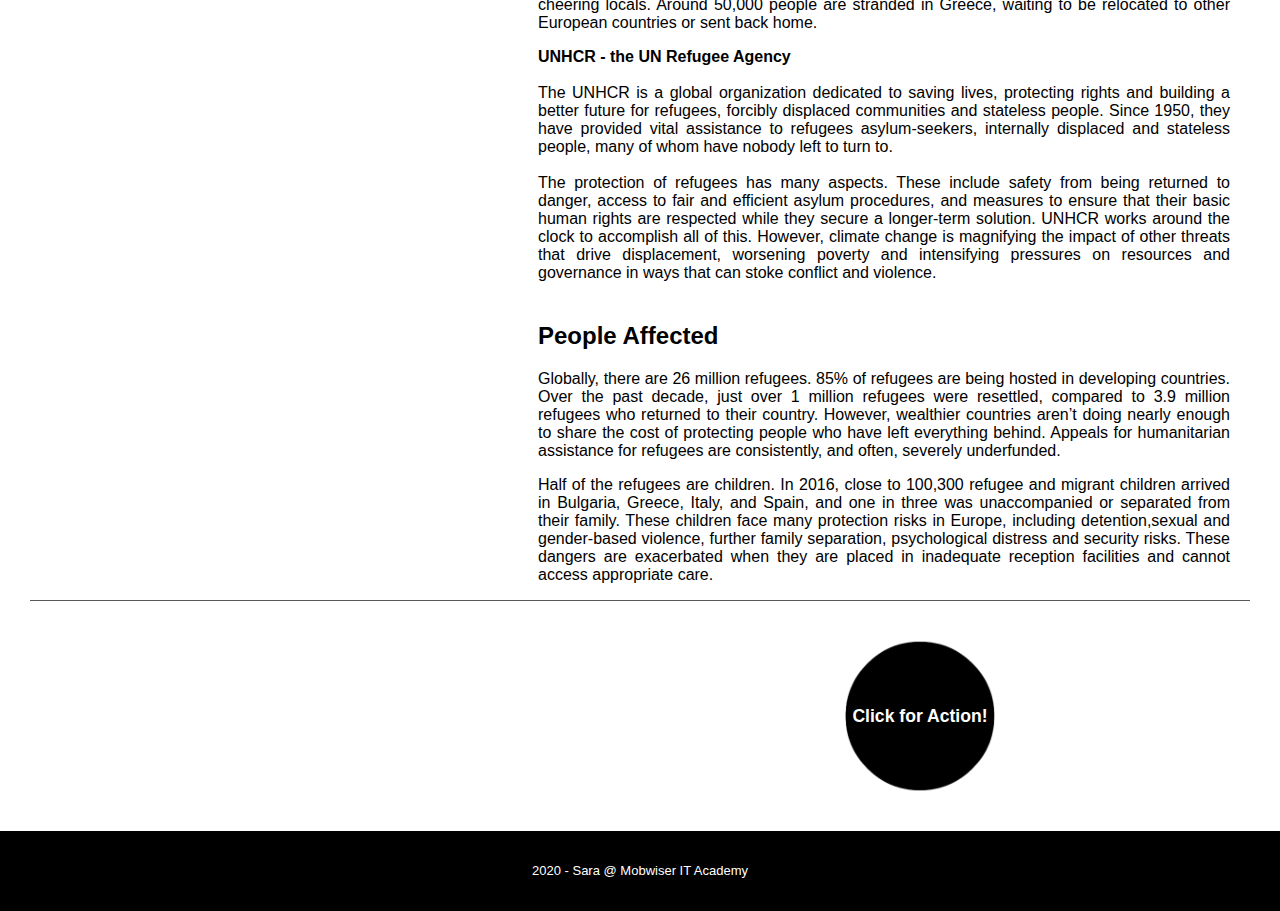
<file: issues/refugees.html>
<!DOCTYPE html>
<html lang="en">

<head>
    <meta charset="UTF-8">
    <title>Refugee Crisis</title>
    <meta name="viewport" content="width=device-width, initial-scale=1.0">
    <link rel="stylesheet" href="global.css">
</head>

<body>
    <div class="container">

        <div class="nav-bar">
            <div class="left-side">
                <div class="nav-link-bar">
                    <a href="../index.html">Share Humanity</a>
                </div>
            </div>

            <div class="right-side">
                <div class="nav-logo-bar">
                    <img src="../images/logos/earth.png" alt="Earth icon" width="55" height="55">
                </div>
            </div>
        </div>

        <div class="content">
            <div class="title" style="background:url(../images/refugees.jpg)">
                <h1>Refugee Crisis</h1>
            </div>

            <div class="introduction">
                No one is free when some are opressed
            </div>

            <div class="issue">
                <div class="issue-rank">
                    <div class="issue-image-background" style="background-image:url(../images/circle.png);">
                        <div class="subtitle">Nº3 Issue</div>
                    </div>

                    <h3>Most Affected Areas</h3>
                    <p>In 2019, more than two-thirds of all refugees came from just five countries: 
                    <br>
                    Syria / Venezuela / Afghanistan / South Sudan / Myanmar 
                    <br>
                    <br>
                    Syria has been the main country of origin for refugees since 2014, and at the end of 2019, there were 6.6 million Syrian refugees hosted by 126 countries worldwide.
                    <br>
                    <br>
                    The world's top 10 refugee <strong>host countries</strong> are:
                    <br>
                    Turkey / Jordan / Colombia / Pakistan / Lebanon / Germany / Sudan / Uganda / Bangladesh / Iran
                    <br>
                    <br>
                    The world's largest <strong>refugee camps</strong> are:
                    <br>
                    Bangladesh / Uganda / Kenya / Jordan / Tanzania / Ethiopia
                    </p>
                </div>

                <div class="issue-description">
                    <h2>Description</h2>
                    <p>
                        Every day, all over the world, people make one of the most difficult decisions in their lives:
                        to leave their homes in search of a safer, better life. There are many reasons why people around
                        the globe seek to rebuild their lives in a different country:

                    <ul>
                        <li>Some people leave home to get a job or an education;</li>
                        <li>Others are forced to flee persecution or human rights violations such as torture;</li>
                        <li>Millions flee from armed conflicts or other crises or violence;</li>
                        <li>Some no longer feel safe and might have been targeted just because of who they are or what
                            they do or believe, for their ethnicity, religion, sexuality or political opinions;</li>
                        <li>Some people are forced to leave because of climate change or other
                            natural disasters.</li>
                    </ul>
                    </p>

                    <p>
                        While on these journeys, which all start with the hope for a better future, there can also be
                        danger and fear:

                    <ul>
                        <li>Some people risk falling prey to human trafficking and other forms of exploitation;</li>
                        <li>Some are detained by the authorities as soon as they arrive in a new country;</li>
                        <li>Once they’re settling in and
                            start building a new life, many face daily racism, xenophobia and discrimination.</li>
                    </ul>
                    </p>

                    <p>
                        <strong>Who is a refugee?</strong>
                        <br>
                        <br>
                        A refugee is a person who has fled their own country because they are at risk of serious human
                        rights violations and persecution there. The risks to their safety and life were so great that
                        they had no choice but to leave and seek safety outside their country because their own
                        government cannot or will not protect them from those dangers. Once a person becomes a refugee,
                        they are likely to remain a refugee for many years. Many will be displaced for nearly two
                        decades.
                    </p>

                    <p>
                        <strong>Refugee Camps</strong>
                        <br>
                        <br>
                        Refugees have a right to international protection. These refugee camps are temporary facilities
                        built to provide immediate protection and assistance to
                        people who have been forced to flee. While camps are not intended to provide permanent
                        sustainable solutions, they offer a safe haven for refugees, where
                        they receive medical treatment, food, shelter, and other basic services during emergencies.
                        There are refugee camps all over the world. Many of these camps were built quickly to serve the
                        immediate needs of those forced to flee, but have grown
                        to host hundreds of thousands of displaced people.
                    </p>

                    <p>
                        <strong>Refugees in Europe</strong>
                        <br>
                        <br>
                        The number of people seeking protection in Europe has grown considerably in recent years. As
                        conflicts and violence in other parts of the world fuel large-scale and protracted displacement,
                        some refugees are seeking safety beyond the immediate region. Many refugees and migrants
                        continue to take dangerous journeys across the Mediterranean. Many have lost their lives at sea
                        or seen loved ones drown while trying to reach safety.
                        <br>
                        <br>
                        The lack of a unified system to manage the influx of refugees and migrants is
                        exacerbating the problem. People are either welcomed or shunned. They can face fences of barbed
                        wire or cheering locals. Around 50,000 people are stranded in Greece, waiting to be relocated to
                        other European countries or sent back home.
                    </p>

                    <p>
                        <strong>UNHCR - the UN Refugee Agency</strong>
                        <br>
                        <br>
                        The UNHCR is a global organization dedicated to saving lives, protecting rights and building a
                        better future for refugees, forcibly displaced communities and stateless people.
                        Since 1950, they have provided vital assistance to refugees asylum-seekers, internally displaced
                        and stateless people, many of whom have nobody left to turn to.
                        <br>
                        <br>
                        The protection of refugees has many aspects. These include safety from being returned to danger,
                        access to fair and efficient asylum procedures, and measures to ensure that their basic human
                        rights are respected while they secure a longer-term solution. UNHCR works around
                        the clock to accomplish all of this. However, climate change is magnifying the impact of other
                        threats that drive displacement, worsening
                        poverty and intensifying pressures on resources and governance in ways that can stoke conflict
                        and violence.
                    </p>

                    <h2>People Affected</h2>
                    <p>
                        Globally, there are 26 million refugees. 85% of refugees are being hosted in developing
                        countries. Over the past decade, just over 1 million refugees were resettled, compared to 3.9
                        million refugees who returned to their country. However, wealthier countries aren’t doing nearly
                        enough to share the cost of protecting people who have left everything behind. Appeals for
                        humanitarian assistance for refugees are consistently, and often,
                        severely underfunded.
                    </p>

                    <p>
                        Half of the refugees are children. In 2016, close to 100,300 refugee and migrant children
                        arrived in Bulgaria, Greece, Italy, and Spain, and one in three was unaccompanied or separated
                        from their family. These children face many protection risks in Europe, including
                        detention,sexual and gender-based violence, further family separation, psychological distress
                        and security risks. These dangers are exacerbated when they are placed in inadequate reception
                        facilities and
                        cannot access appropriate care.
                    </p>
                </div>
            </div>

            <div class="event-background" style="background-image:url(../images/circle.png);">
                <a href="https://helprefugees.org/get-involved/" target="_blank" style="text-decoration: none"> 
                    <div class="event-title">Click for Action!</div>
                </a>
            </div>

            <div class="footer">
                <footer>2020 - Sara @ Mobwiser IT Academy</footer>
            </div>

        </div>
    </div>

</body>

</html>
</file>
<file: styles.css>
/* main styles */
body {
    margin: 0px;
    font-family: helvetica-neue-LT-reg,helvetica neue light,Helvetica;
}

.container {
    width: 100%;
    display: grid;
    grid-template-columns: 1fr;
}

.img { 
    max-width: 100%; 
    height: auto; 
}

/* navbar styles */
.nav-bar {
    display: flex;
    width: 100%; 
    background: black;
    align-items: center;
    justify-content: space-between;
    font-size: 1.2em;
    font-weight: bold;
    text-transform: uppercase;
    top: 0; 
    left: 0;
    z-index: 9999;
}

.left-side {
    display: flex;  
    align-items: center;
}

.nav-bar > .left-side > div {
    margin-right: 50px;  
}

.nav-link-bar {
    height: 24px;
    border-style: none;
}

.nav-link-bar a {
    font-size: 0.6em;
    color: white;
    text-decoration: none;
    transition: color 0.5s;
    margin-left: 40px;
}

.nav-link-bar a:hover {
    color: #8c8c8c;
}

.nav-bar > .right-side > div {
    margin-right: 20px; 
    margin-top: 5px;
}

.introduction h1 { 
    width: 100%;
    font-size: 0.9em;
    color: white;
    background:url(images/smallbackground.jpg) no-repeat left bottom;
    margin-block-start: 0px;
    margin-block-end: 0px;
    opacity: 0.7;
    height: 150px;
    line-height: 150px;
    text-align: center;
    text-transform: capitalize;
    transition: 1s;
}

.introduction h1:hover {
    width: 100%;
    font-size: 1.1em;
}

.search {
    background-color: black;
}

.search form {
    text-align: right;
    padding-top: 10px;
    padding-right: 10px;
}

.search form input {
    padding: 4px;
    border: none;
    outline: none;
    background-color: transparent;
    font-size: 8px;
    border: 1px solid white;
}

.search form input::placeholder {
    color: white;
}

.search form input:hover { 
    color:white; 
}

/* grid styles */
.issues-wrapper { 
    display: grid;
    grid-template-columns: 1fr; 
    border-top: 10px solid black;
}

.issue-wrapper {
    position: relative;
}

.issue-image-background {
    height: 350px;
    width: 100%;
    background-size: cover;
    background-position: center;
    background-repeat: no-repeat;
    opacity: 0.7; 
}

.image-text-wrapper {
    position: absolute;
    top: 0;
    display: flex;
    flex-direction: column;
    justify-content: center;
    align-items: center;
    height: 100%;
    text-align: center;
    padding-left: 100px;
    padding-right: 100px;
}

.logo-wrapper img {
    width: 40%;
    margin-bottom: 20px;
} 

.image-text-wrapper .subtitle {
    transition: 1s;
    font-weight: bold;
    color: transparent;
    text-transform: capitalize;
}

.image-text-wrapper:hover .subtitle{
    font-weight: bold;
    font-size: 1.1em;
    color: black;
} 

.img-lighter:hover {
    transition: 1s;
    filter: brightness(20%)
}

.footer {
    width: 100%;
    background-color: black;
    color: white;
    font-size: small;
    height: 80px;
    line-height: 80px;
    text-align: center;
}

@media only screen and (min-width: 768px) {

    .nav-link-bar a {
       font-size: 1.0em;
    }

    .introduction h1 { 
        font-size: 2.0em;
        background:url(images/background.jpg) no-repeat left bottom;
        background-size:100% 100%;
        margin-block-start: 0px;
        margin-block-end: 0px;
        height: 450px;
        line-height: 450px;
    }

    .introduction h1:hover {
        font-size: 2.5em;
    }

    .search form {
        padding-top: 20px;
        padding-right: 20px;
    }

    .search form input {
        padding: 8px;
        border: none;
        outline: none;
        background-color: transparent;
        font-size: 14px;
        border: 1px solid white;
    }
    
    .issues-wrapper { 
        display: grid;
        grid-template-columns: 1fr 1fr 1fr; 
        border-top: 20px solid black;
    }
}
</file>
<file: issues/global.css>
/* main styles */
body {
    margin: 0px;
    font-family: helvetica-neue-LT-reg,helvetica neue light,Helvetica;
}

.container {
    width: 100%;
    display: grid;
    grid-template-columns: 1fr;
}

.img { 
    max-width: 100%; 
    height: auto; 
}

/* navbar styles */
.nav-bar {
    display: flex;
    width: 100%; 
    background: black;
    align-items: center;
    justify-content: space-between;
    font-size: 1.2em;
    font-weight: bold;
    text-transform: uppercase;
    top: 0; 
    left: 0;
    z-index: 9999;
}

.nav-bar > .left-side > div {
    margin-right: 50px;  
}

.nav-link-bar {
    height: 24px;
    border-style: none;
}

.nav-link-bar a {
    color: white;
    text-decoration: none;
    transition: color 0.5s;
    margin-left: 40px;
}

.nav-link-bar a:hover {
    color: #8c8c8c;
}

.nav-bar > .right-side > div {
    margin-right: 20px; 
    margin-top: 5px;
}

.title {
    opacity: 0.9;
}

.title h1 {
    font-size: 1.4em;
    color: white;
    background-size:100% 100%;
    margin-block-start: 0px;
    margin-block-end: 0px;
    height: 200px;
    line-height: 200px;
    text-align: center;
    text-transform: uppercase;
    transition: 1s;
}

.title h1:hover {
    font-size: 1.6em;
}

.introduction {
    text-align: center;
    padding: 20px 20px;
    font-size: 1.0em;
    font-weight: bold;
    text-transform: capitalize;
}


.issue { 
    display: grid;
    grid-template-columns: 1fr; 
    border-top: 1px solid #595757;
    border-bottom: 1px solid #595757;
    margin-left: 30px;
    margin-right: 30px;
    margin-bottom: 30px;
}

.issue-rank {
    display: flex;
    flex-direction: column;
    justify-content: right;
    align-items: center;
    height: 100%;
    text-align: center;
}

.issue-rank h3, p {
    text-align: center;
    margin-left: 20px;
    margin-right: 20px;
}

.issue-image-background {
    margin-top: 20px;
    margin-bottom: 20px;
    margin-right: 10px;
    height: 200px;
    width: 60%;
    background-size: cover;
    background-position: center;
    background-repeat: no-repeat; 
}

.issue-description h2{
    text-align: center;
    justify-content: space-between;
    width: 100%;
    margin-top: 40px;
}

.issue-description p {
    text-align: center;
}

.issue-description ul {
    list-style: circle;
    text-align: left;
    margin-right: 40px;
}

.subtitle {
    font-weight: bold;
    font-size: 1.6em;
    color: white;
    margin-top: 80px;
}

.event-background {
    width: 55%;
    margin-top: 40px;
    margin-bottom: 40px;
    height: 150px;
    line-height: 150px; 
    margin-left: 100px;
    background-size: cover;
    background-position: center;
    background-repeat: no-repeat;
}

.event-title {
    font-weight: bold;
    font-size: 1.1em;
    color: white;
    text-align: center;
}

.footer {
    width: 100%;
    background-color: black;
    color: white;
    font-size: small;
    height: 80px;
    line-height: 80px;
    text-align: center;
} 

@media only screen and (min-width: 768px) {

    .title h1 {
        font-size: 2.5em;
        background-size:100% 100%;
        margin-block-start: 0px;
        margin-block-end: 0px;
        height: 550px;
        line-height: 550px;
    }

    .title h1:hover {
        font-size: 3.2em;
    }

    .issue { 
        grid-template-columns: 1fr 1.5fr; 
    }

    .issue-image-background {
        height: 200px;
        width: 40%;
        margin-bottom: 30px;
    }
 
    .issue-description h2 { 
        text-align: left;
        justify-content: space-between;
        width: 100%;
        margin-top: 40px;
        margin-left: 20px;
        margin-right: 20px; 
    }

    .issue-description p {
        text-align: justify;
    }

    .issue-description ul {
        text-align: justify;
    }

    .event-background {
        width: 50%;
        background-size: 240px;
        background-position: center;
        background-repeat: no-repeat; 
        margin-bottom: 40px;
        margin-left: 600px;
        line-height: 150px; 
    } 
}
</file>
